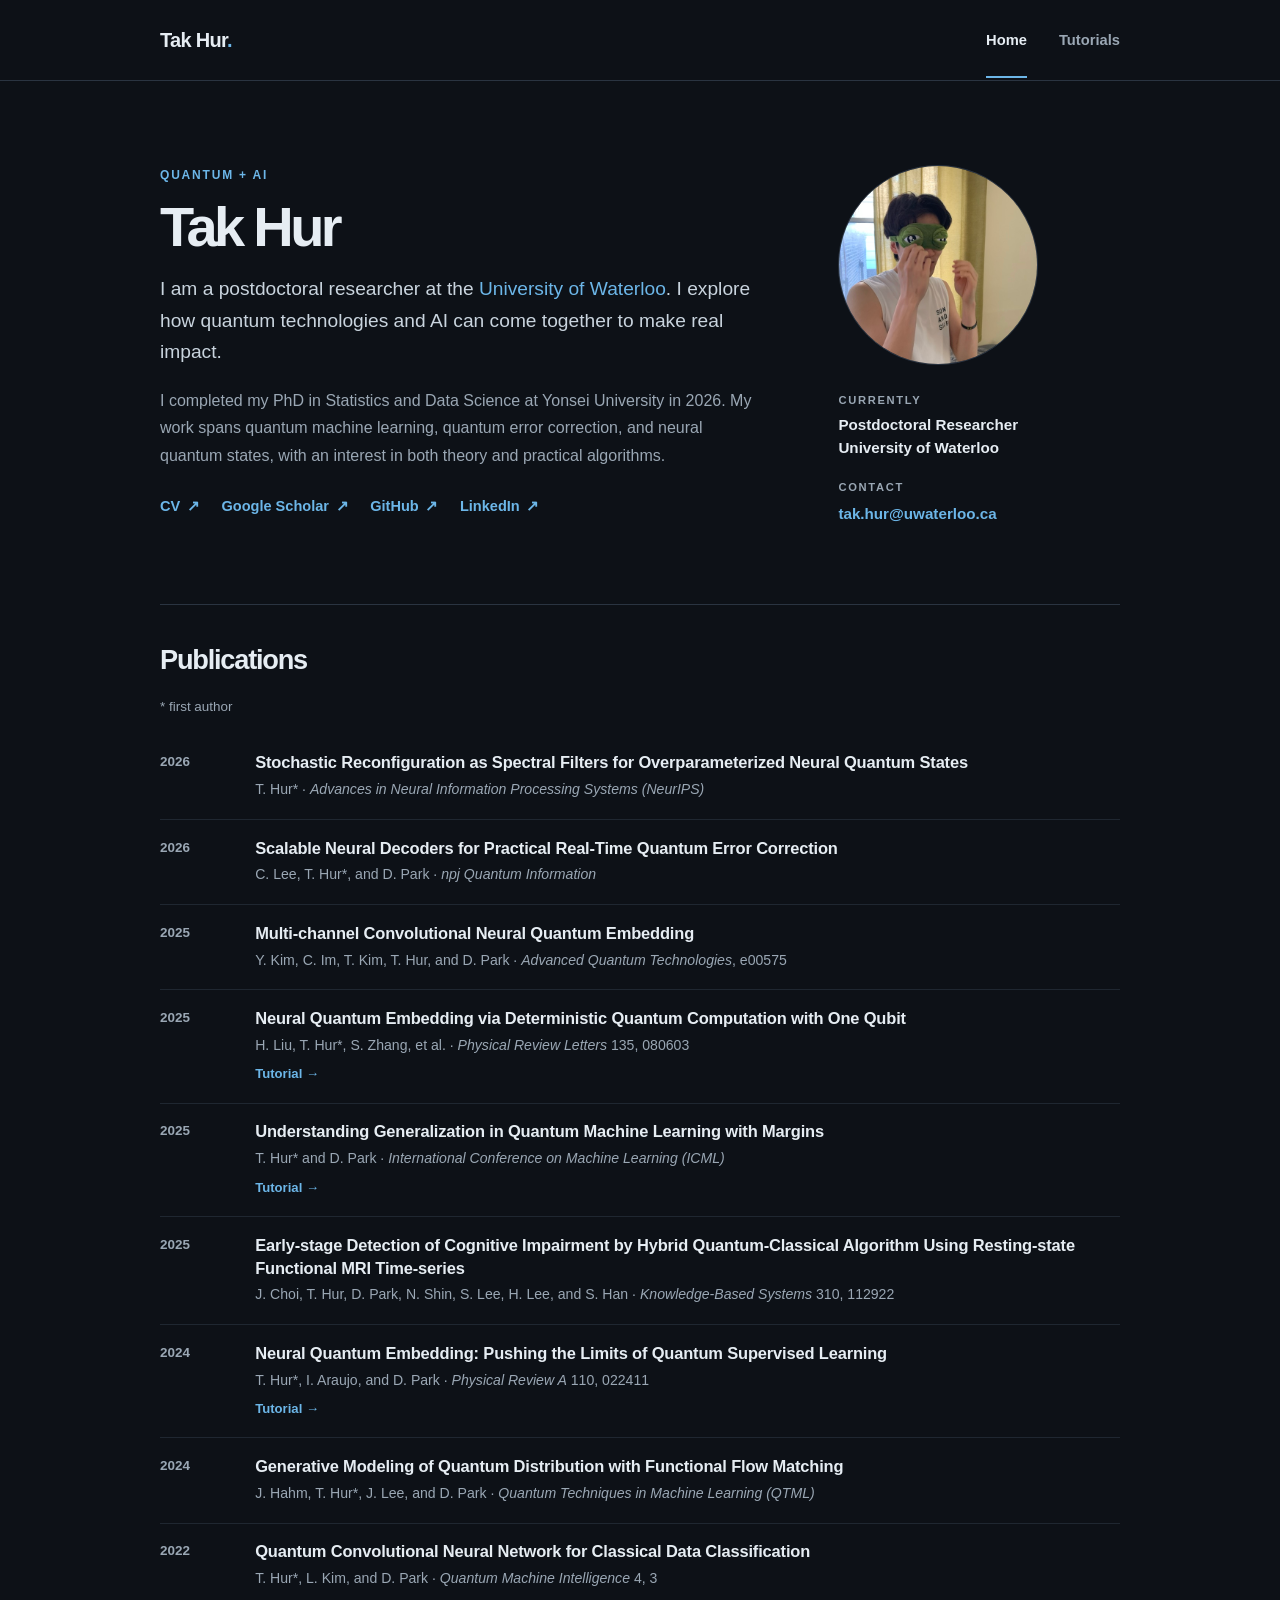
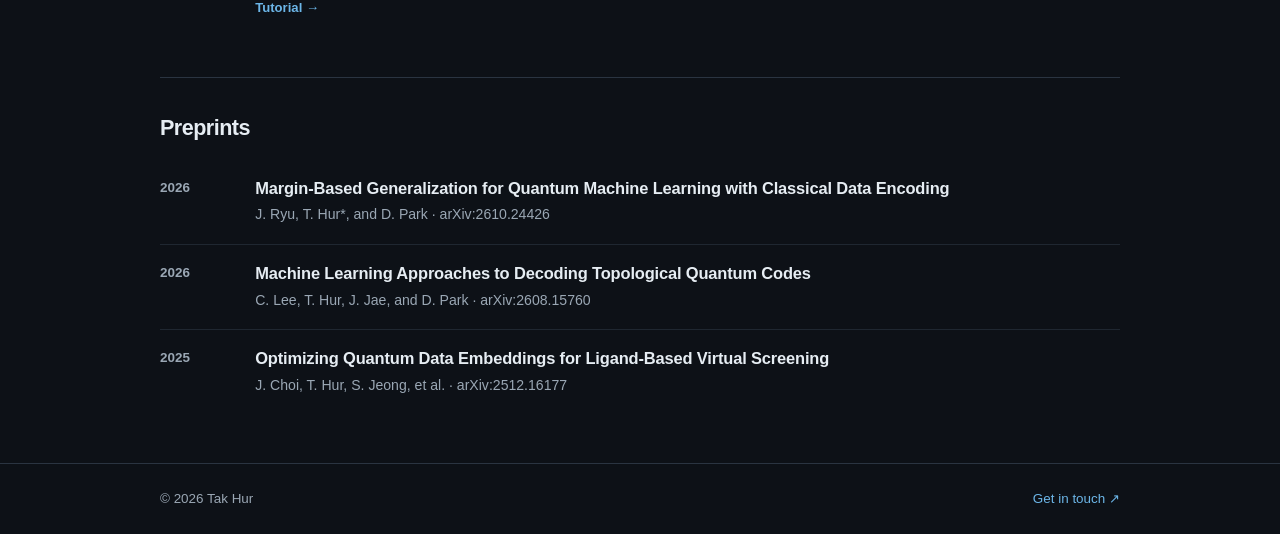
<file: index.html>
<!doctype html>
<html lang="en">
<head>
  <meta charset="utf-8">
  <meta name="viewport" content="width=device-width, initial-scale=1">
  <meta name="description" content="Tak Hur is a postdoctoral researcher at the University of Waterloo working on quantum machine learning, quantum error correction, and neural quantum states.">
  <title>Tak Hur · Research</title>
  <link rel="stylesheet" href="assets/css/site.css">
</head>
<body>
  <a class="skip-link" href="#main">Skip to content</a>
  <header class="site-header">
    <div class="wrap header-inner">
      <a class="wordmark" href="index.html">Tak Hur<span class="wordmark-dot">.</span></a>
      <nav class="site-nav" aria-label="Main navigation">
        <a href="index.html" aria-current="page">Home</a>
        <a href="tutorials.html">Tutorials</a>
      </nav>
    </div>
  </header>

  <main id="main" class="wrap">
    <section class="intro" aria-labelledby="intro-title">
      <div class="intro-main">
        <p class="eyebrow">Quantum + AI</p>
        <h1 id="intro-title">Tak Hur</h1>
        <p class="lead">I am a postdoctoral researcher at the <a href="https://uwaterloo.ca/">University of Waterloo</a>. I explore how quantum technologies and AI can come together to make real impact.</p>
        <p>I completed my PhD in Statistics and Data Science at Yonsei University in 2026. My work spans quantum machine learning, quantum error correction, and neural quantum states, with an interest in both theory and practical algorithms.</p>
        <div class="profile-links" aria-label="Profiles and contact">
          <a href="Tak_CV.pdf">CV <span aria-hidden="true">↗</span></a>
          <a href="https://scholar.google.com/citations?user=xmXOhusAAAAJ&amp;hl=en">Google Scholar <span aria-hidden="true">↗</span></a>
          <a href="https://github.com/takh04">GitHub <span aria-hidden="true">↗</span></a>
          <a href="https://www.linkedin.com/in/tak-hur-956042188/">LinkedIn <span aria-hidden="true">↗</span></a>
        </div>
      </div>
      <aside class="intro-side" aria-label="Current position and contact">
        <img class="profile-photo" src="images/tak-web.jpg" alt="Portrait of Tak Hur" onerror="this.remove()">
        <div class="contact-card">
        <p class="card-label">Currently</p>
        <p class="card-value">Postdoctoral Researcher<br>University of Waterloo</p>
        <p class="card-label">Contact</p>
        <a class="card-value email" href="mailto:tak.hur@uwaterloo.ca">tak.hur@uwaterloo.ca</a>
        </div>
      </aside>
    </section>

    <section class="section-block" id="publications" aria-labelledby="papers-title">
      <div class="section-heading"><h2 id="papers-title">Publications</h2></div>
      <p class="pub-note">* first author</p>
      <ol class="paper-list">
        <li><span class="paper-year">2026</span><div><h3><a href="https://arxiv.org/abs/2609.23334">Stochastic Reconfiguration as Spectral Filters for Overparameterized Neural Quantum States</a></h3><p>T. Hur* · <em>Advances in Neural Information Processing Systems (NeurIPS)</em></p></div></li>
        <li><span class="paper-year">2026</span><div><h3><a href="https://arxiv.org/abs/2510.22724">Scalable Neural Decoders for Practical Real-Time Quantum Error Correction</a></h3><p>C. Lee, T. Hur*, and D. Park · <em>npj Quantum Information</em></p></div></li>
        <li><span class="paper-year">2025</span><div><h3><a href="https://advanced.onlinelibrary.wiley.com/doi/full/10.1002/qute.202500575">Multi-channel Convolutional Neural Quantum Embedding</a></h3><p>Y. Kim, C. Im, T. Kim, T. Hur, and D. Park · <em>Advanced Quantum Technologies</em>, e00575</p></div></li>
        <li><span class="paper-year">2025</span><div><h3><a href="https://journals.aps.org/prl/abstract/10.1103/y8wr-yml4">Neural Quantum Embedding via Deterministic Quantum Computation with One Qubit</a></h3><p>H. Liu, T. Hur*, S. Zhang, et al. · <em>Physical Review Letters</em> 135, 080603</p><div class="paper-actions"><a href="tutorials/nqe-dqc1.html">Tutorial →</a></div></div></li>
        <li><span class="paper-year">2025</span><div><h3><a href="https://proceedings.mlr.press/v267/hur25a.html">Understanding Generalization in Quantum Machine Learning with Margins</a></h3><p>T. Hur* and D. Park · <em>International Conference on Machine Learning (ICML)</em></p><div class="paper-actions"><a href="tutorials/qmargin.html">Tutorial →</a></div></div></li>
        <li><span class="paper-year">2025</span><div><h3><a href="https://arxiv.org/abs/2405.01554">Early-stage Detection of Cognitive Impairment by Hybrid Quantum-Classical Algorithm Using Resting-state Functional MRI Time-series</a></h3><p>J. Choi, T. Hur, D. Park, N. Shin, S. Lee, H. Lee, and S. Han · <em>Knowledge-Based Systems</em> 310, 112922</p></div></li>
        <li><span class="paper-year">2024</span><div><h3><a href="https://doi.org/10.1103/PhysRevA.110.022411">Neural Quantum Embedding: Pushing the Limits of Quantum Supervised Learning</a></h3><p>T. Hur*, I. Araujo, and D. Park · <em>Physical Review A</em> 110, 022411</p><div class="paper-actions"><a href="tutorials/nqe.html">Tutorial →</a></div></div></li>
        <li><span class="paper-year">2024</span><div><h3><a href="https://indico.qtml2024.org/event/1/contributions/132/attachments/133/138/QFM_QTML.pdf">Generative Modeling of Quantum Distribution with Functional Flow Matching</a></h3><p>J. Hahm, T. Hur*, J. Lee, and D. Park · <em>Quantum Techniques in Machine Learning (QTML)</em></p></div></li>
        <li><span class="paper-year">2022</span><div><h3><a href="https://link.springer.com/article/10.1007/s42484-021-00061-x">Quantum Convolutional Neural Network for Classical Data Classification</a></h3><p>T. Hur*, L. Kim, and D. Park · <em>Quantum Machine Intelligence</em> 4, 3</p><div class="paper-actions"><a href="tutorials/qcnn.html">Tutorial →</a></div></div></li>
      </ol>
      <section aria-labelledby="preprints-title">
        <h3 class="paper-subheading" id="preprints-title">Preprints</h3>
        <ol class="paper-list">
          <li><span class="paper-year">2026</span><div><h3><a href="https://arxiv.org/abs/2610.24426">Margin-Based Generalization for Quantum Machine Learning with Classical Data Encoding</a></h3><p>J. Ryu, T. Hur*, and D. Park · arXiv:2610.24426</p></div></li>
          <li><span class="paper-year">2026</span><div><h3><a href="https://arxiv.org/abs/2608.15760">Machine Learning Approaches to Decoding Topological Quantum Codes</a></h3><p>C. Lee, T. Hur, J. Jae, and D. Park · arXiv:2608.15760</p></div></li>
          <li><span class="paper-year">2025</span><div><h3><a href="https://arxiv.org/abs/2512.16177">Optimizing Quantum Data Embeddings for Ligand-Based Virtual Screening</a></h3><p>J. Choi, T. Hur, S. Jeong, et al. · arXiv:2512.16177</p></div></li>
        </ol>
      </section>
    </section>
  </main>

  <footer class="site-footer"><div class="wrap footer-inner"><span>© 2026 Tak Hur</span><a href="mailto:tak.hur@uwaterloo.ca">Get in touch <span aria-hidden="true">↗</span></a></div></footer>
</body>
</html>
</file>
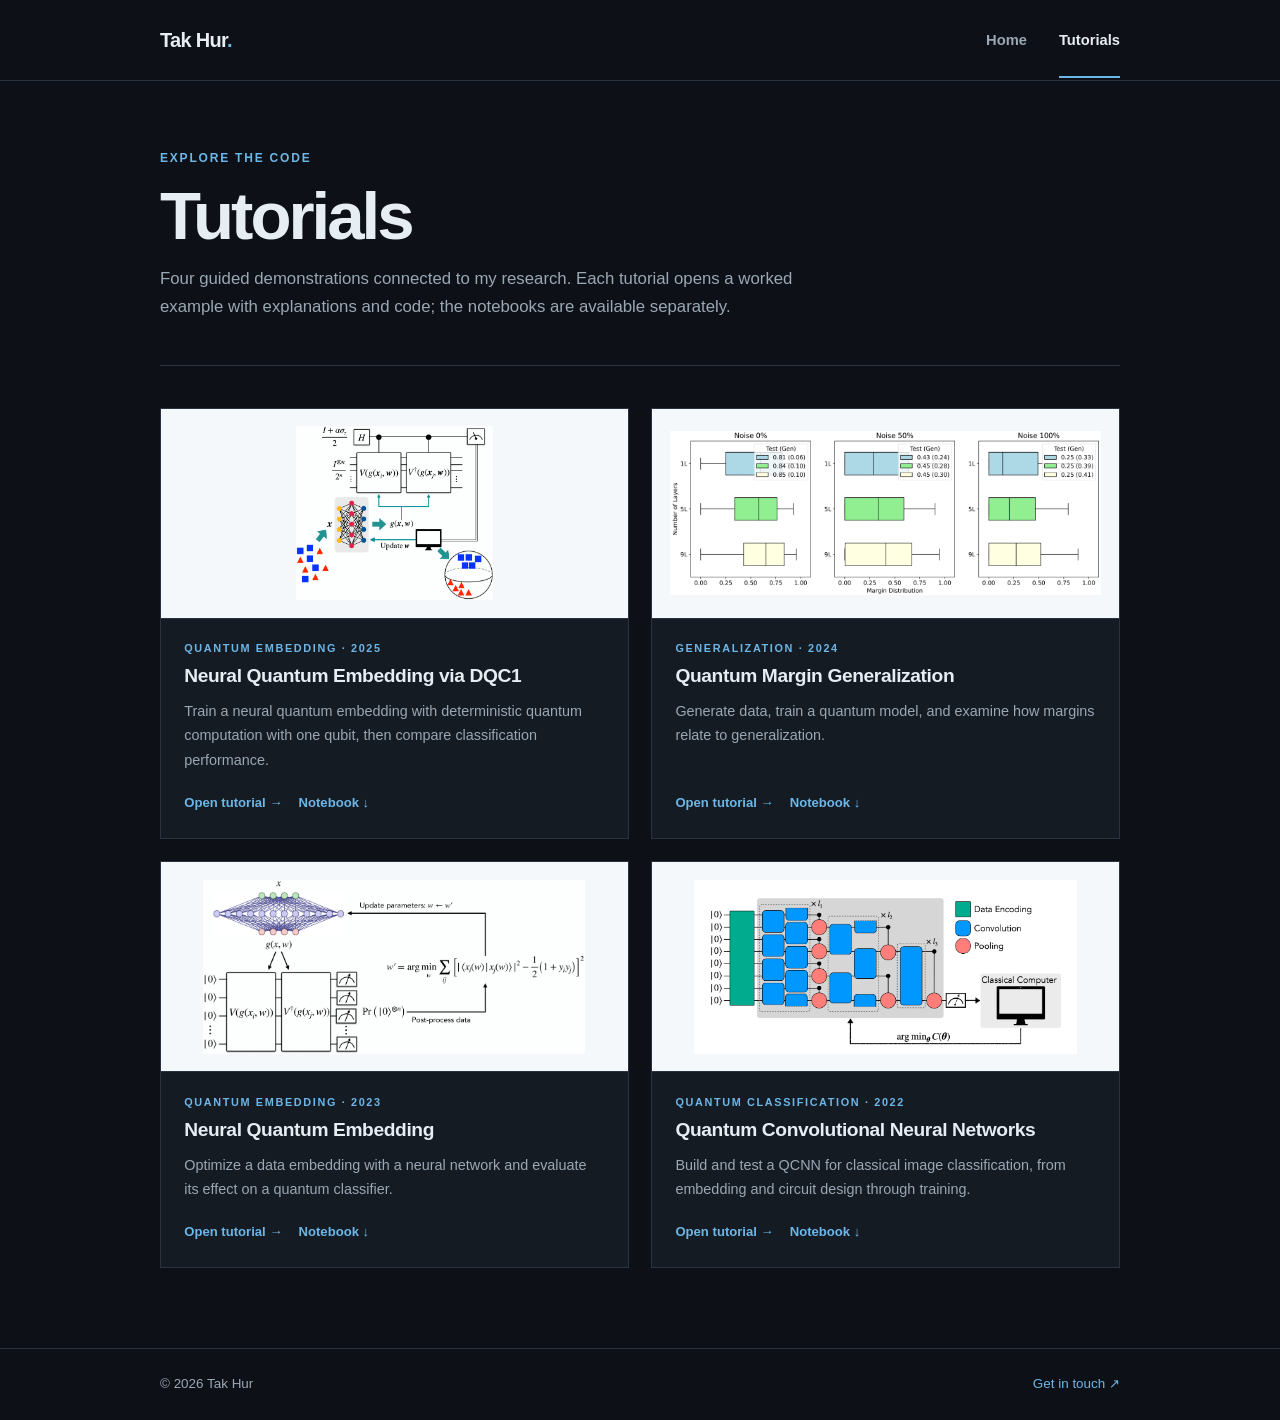
<file: tutorials.html>
<!doctype html>
<html lang="en">
<head>
  <meta charset="utf-8">
  <meta name="viewport" content="width=device-width, initial-scale=1">
  <meta name="description" content="Hands-on quantum machine learning tutorials and notebooks by Tak Hur.">
  <title>Tutorials · Tak Hur</title>
  <link rel="stylesheet" href="assets/css/site.css">
</head>
<body>
  <a class="skip-link" href="#main">Skip to content</a>
  <header class="site-header"><div class="wrap header-inner"><a class="wordmark" href="index.html">Tak Hur<span class="wordmark-dot">.</span></a><nav class="site-nav" aria-label="Main navigation"><a href="index.html">Home</a><a href="tutorials.html" aria-current="page">Tutorials</a></nav></div></header>
  <main id="main" class="wrap">
    <div class="page-heading"><p class="eyebrow">Explore the code</p><h1>Tutorials</h1><p>Four guided demonstrations connected to my research. Each tutorial opens a worked example with explanations and code; the notebooks are available separately.</p></div>
    <div class="tutorial-grid">
      <article class="tutorial-card"><img src="tutorials/nqe-dqc1.png" alt="Schematic of a neural quantum embedding circuit using DQC1" loading="lazy"><div class="tutorial-card-content"><p class="eyebrow">Quantum embedding · 2025</p><h2><a href="tutorials/nqe-dqc1.html">Neural Quantum Embedding via DQC1</a></h2><p>Train a neural quantum embedding with deterministic quantum computation with one qubit, then compare classification performance.</p><div class="paper-actions"><a href="tutorials/nqe-dqc1.html">Open tutorial →</a><a href="tutorials/nqe-dqc1.ipynb">Notebook ↓</a></div></div></article>
      <article class="tutorial-card"><img src="tutorials/qmargin.png" alt="Plot illustrating margin-based quantum machine learning" loading="lazy"><div class="tutorial-card-content"><p class="eyebrow">Generalization · 2024</p><h2><a href="tutorials/qmargin.html">Quantum Margin Generalization</a></h2><p>Generate data, train a quantum model, and examine how margins relate to generalization.</p><div class="paper-actions"><a href="tutorials/qmargin.html">Open tutorial →</a><a href="tutorials/qmargin.ipynb">Notebook ↓</a></div></div></article>
      <article class="tutorial-card"><img src="tutorials/nqe.png" alt="Diagram of neural quantum embedding for a classification task" loading="lazy"><div class="tutorial-card-content"><p class="eyebrow">Quantum embedding · 2023</p><h2><a href="tutorials/nqe.html">Neural Quantum Embedding</a></h2><p>Optimize a data embedding with a neural network and evaluate its effect on a quantum classifier.</p><div class="paper-actions"><a href="tutorials/nqe.html">Open tutorial →</a><a href="tutorials/nqe.ipynb">Notebook ↓</a></div></div></article>
      <article class="tutorial-card"><img src="tutorials/qcnn.png" alt="Quantum convolutional neural network circuit illustration" loading="lazy"><div class="tutorial-card-content"><p class="eyebrow">Quantum classification · 2022</p><h2><a href="tutorials/qcnn.html">Quantum Convolutional Neural Networks</a></h2><p>Build and test a QCNN for classical image classification, from embedding and circuit design through training.</p><div class="paper-actions"><a href="tutorials/qcnn.html">Open tutorial →</a><a href="tutorials/qcnn.ipynb">Notebook ↓</a></div></div></article>
    </div>
  </main>
  <footer class="site-footer"><div class="wrap footer-inner"><span>© 2026 Tak Hur</span><a href="mailto:tak.hur@uwaterloo.ca">Get in touch <span aria-hidden="true">↗</span></a></div></footer>
</body>
</html>
</file>
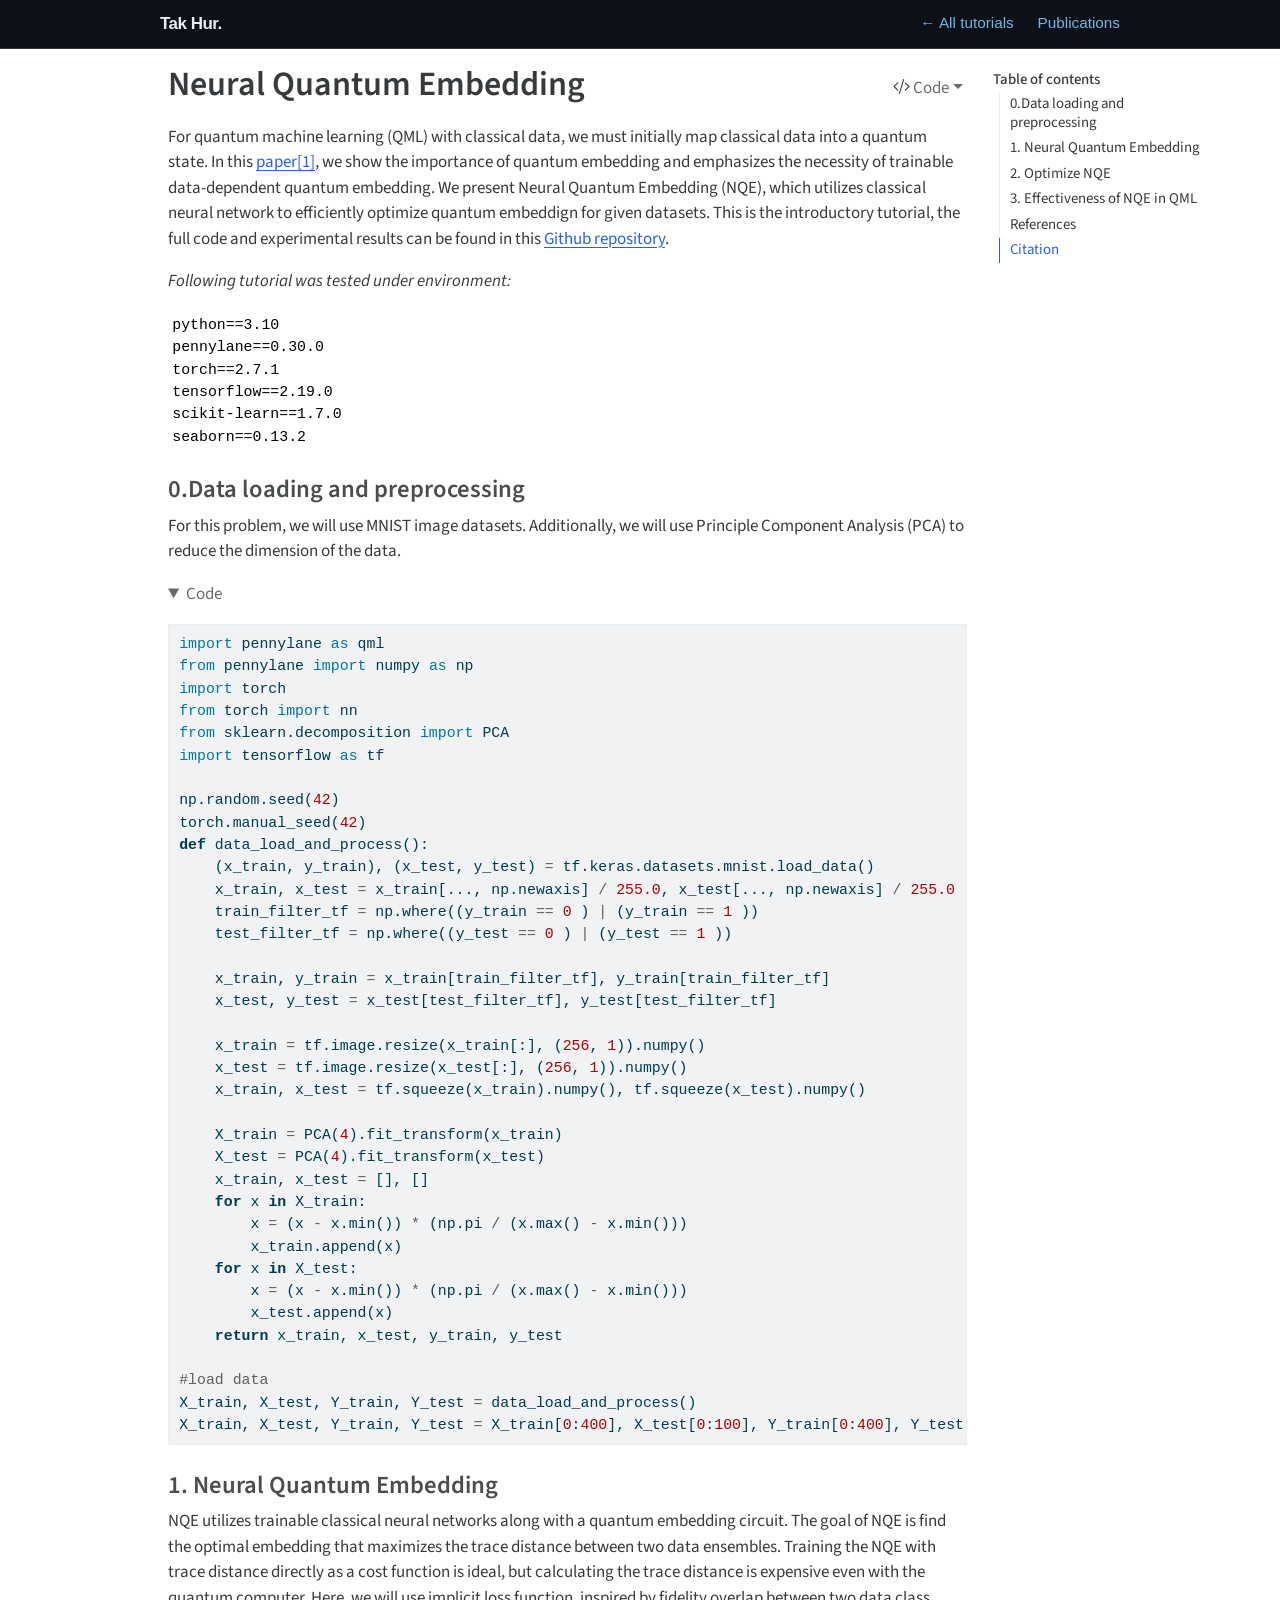
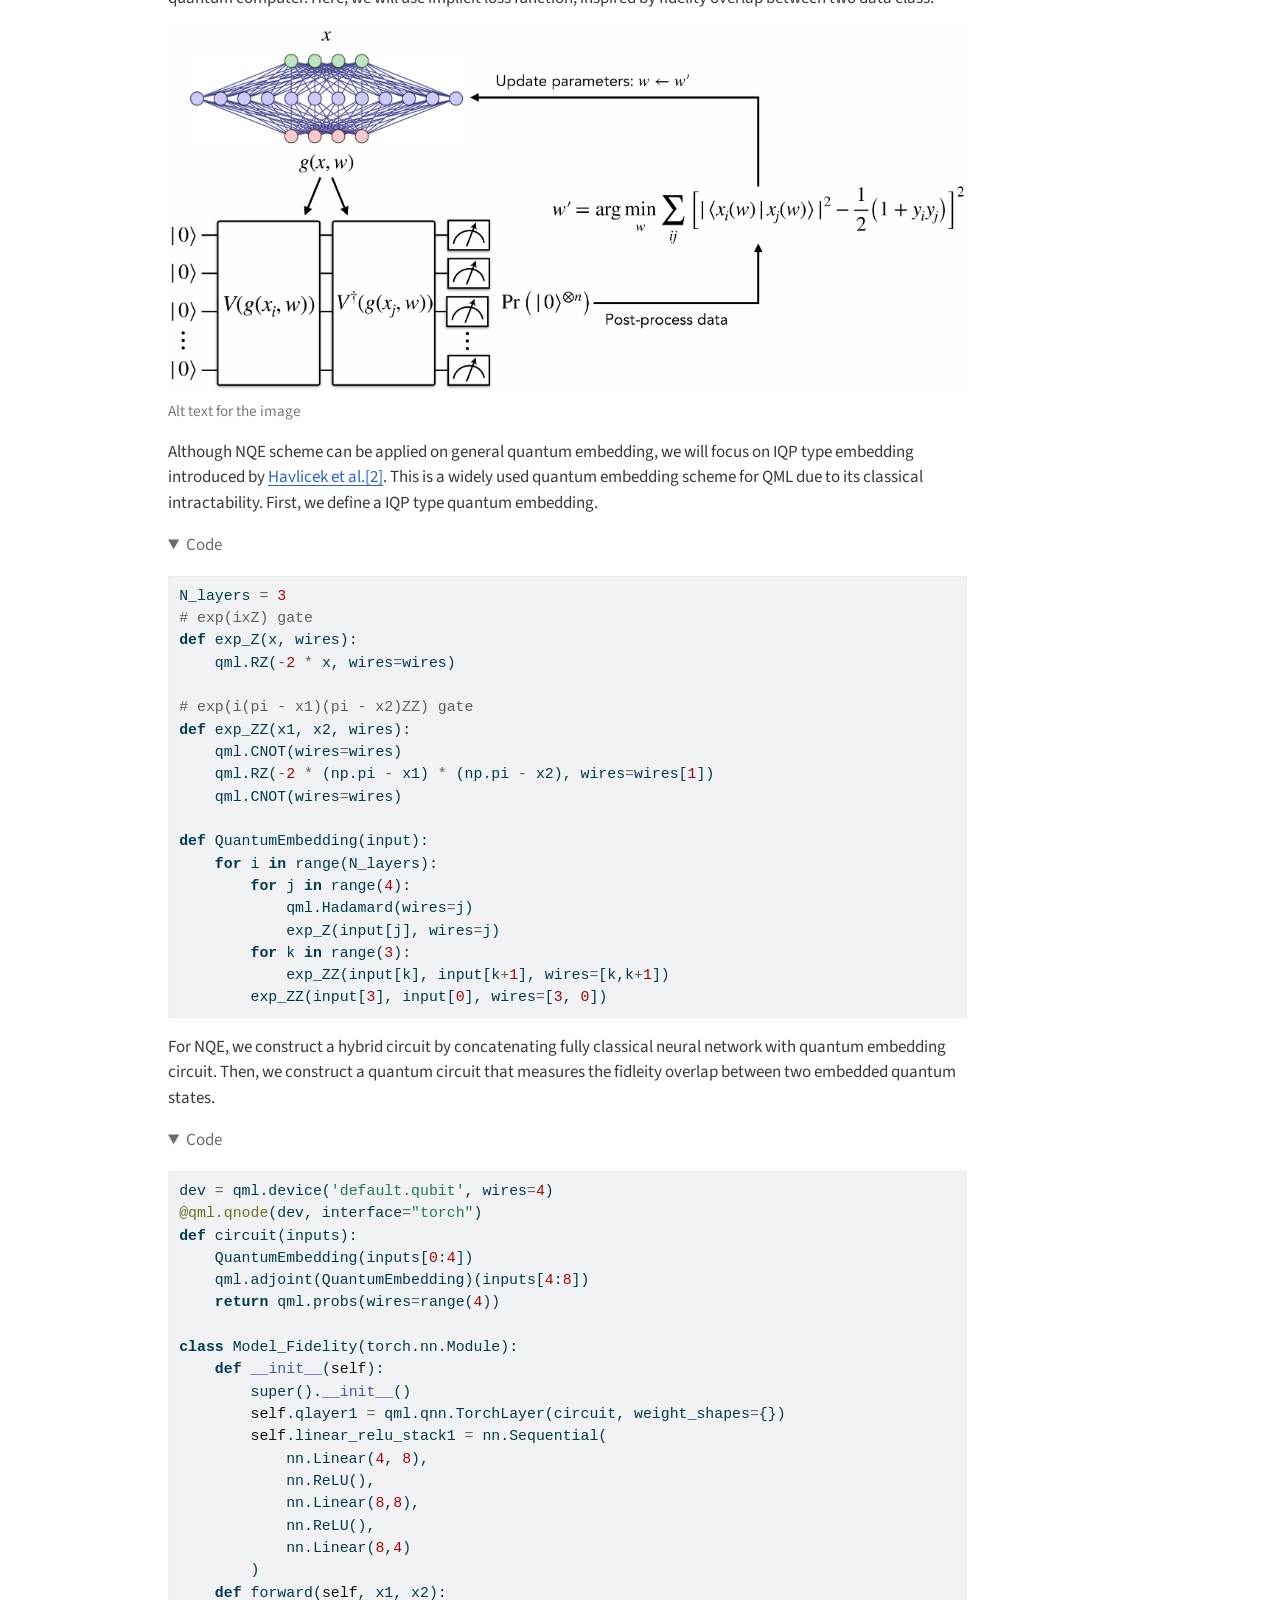
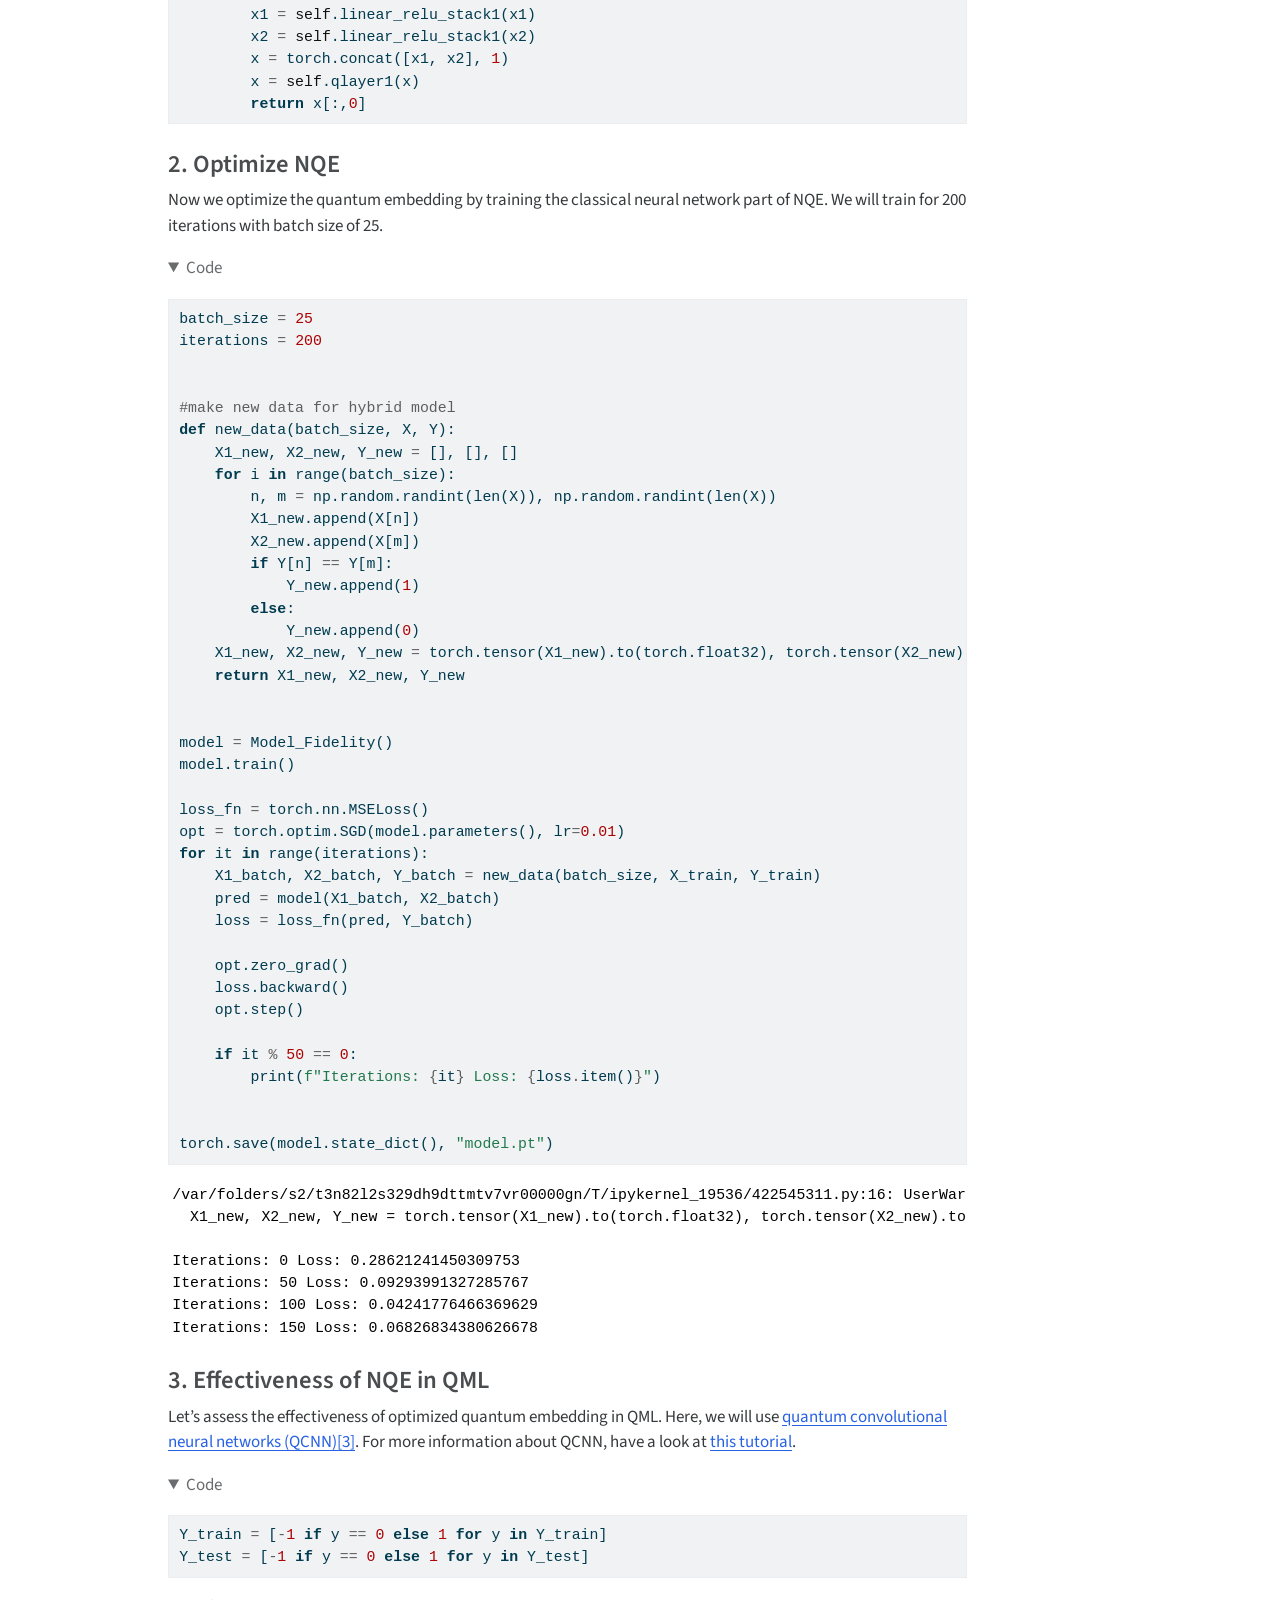
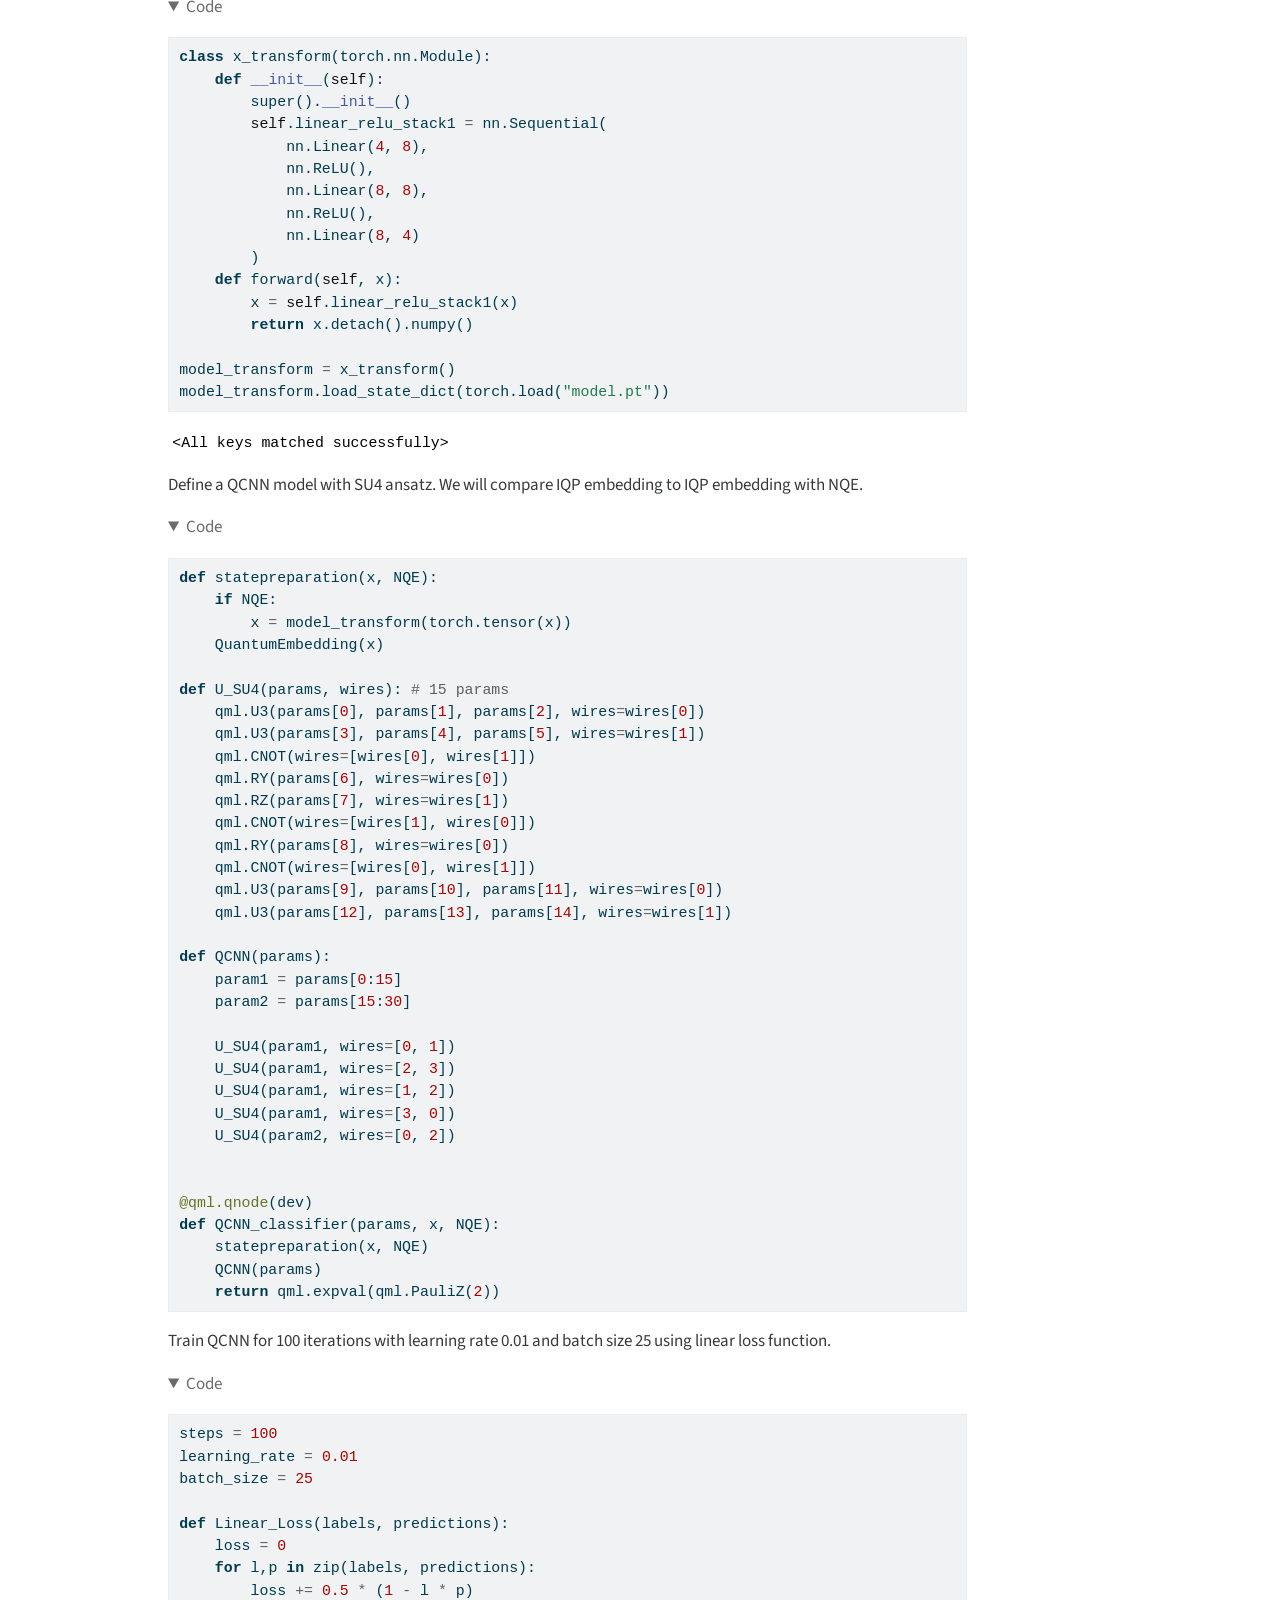
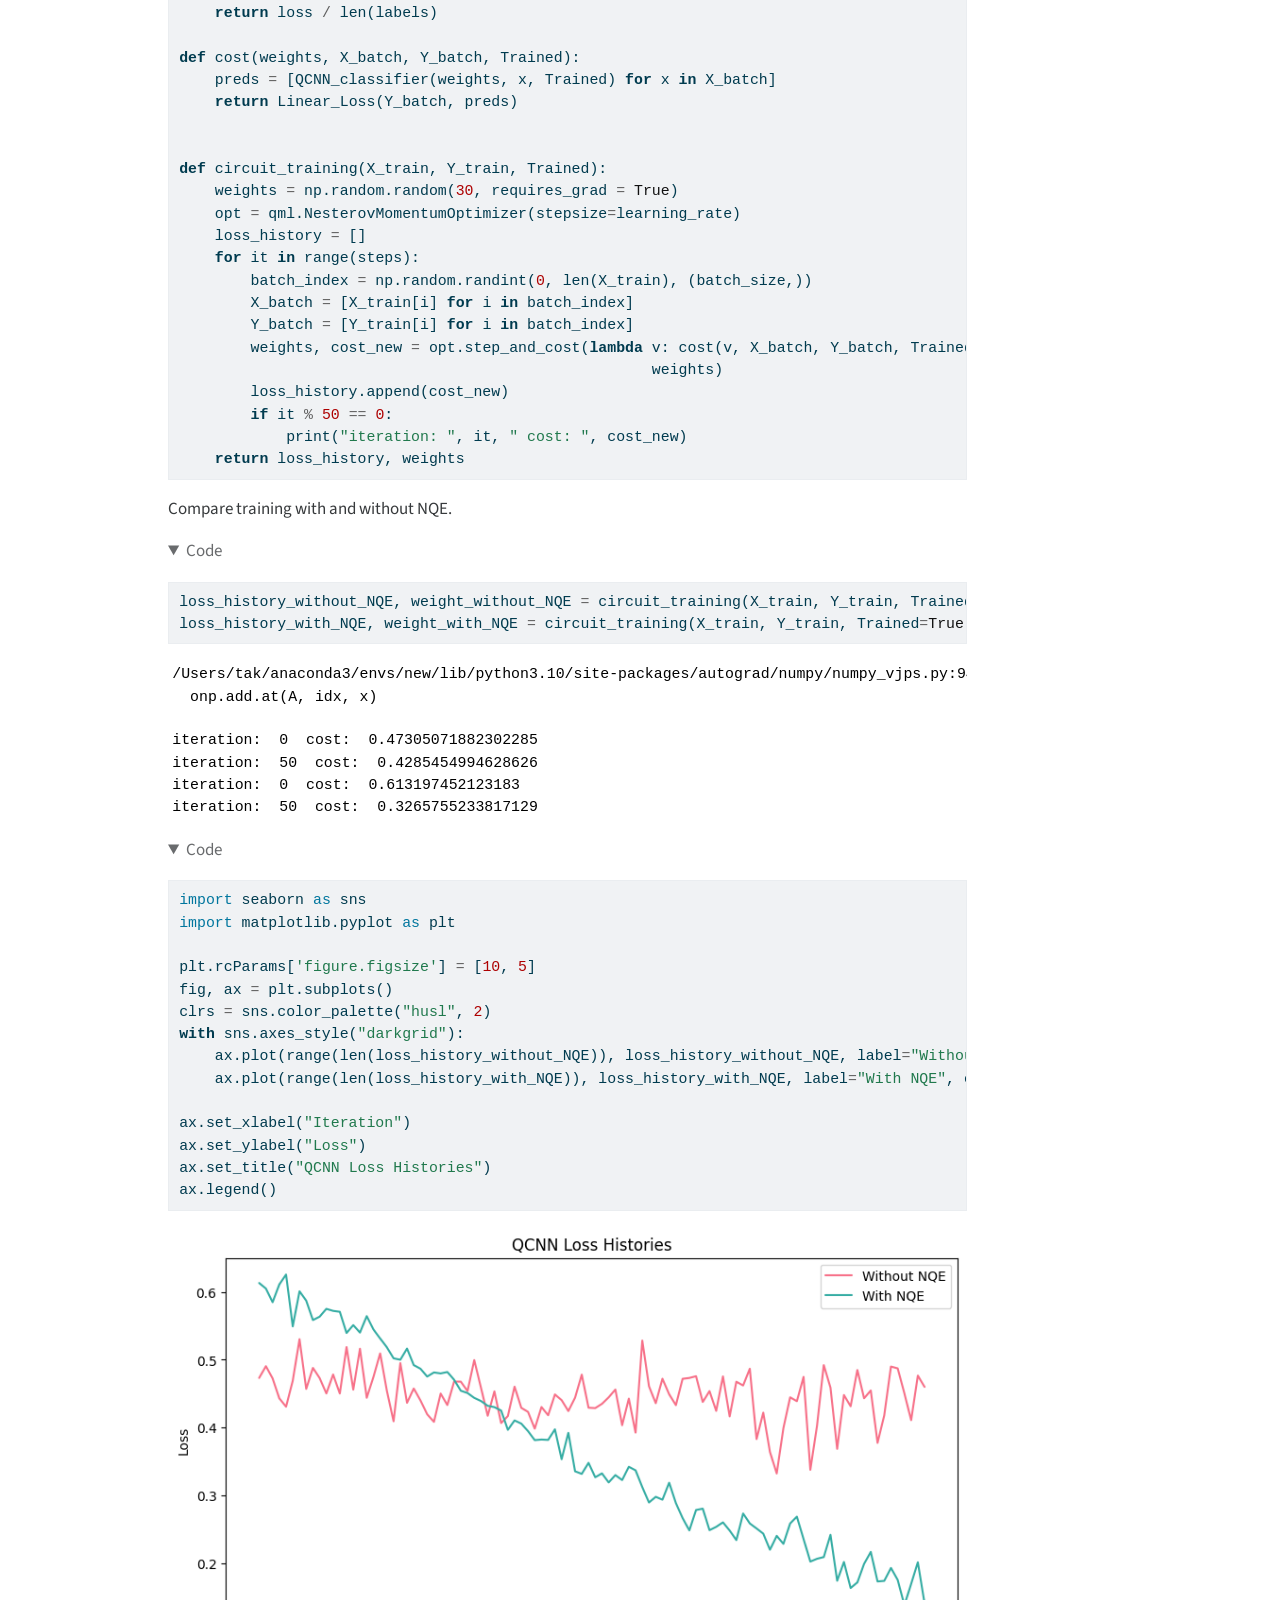
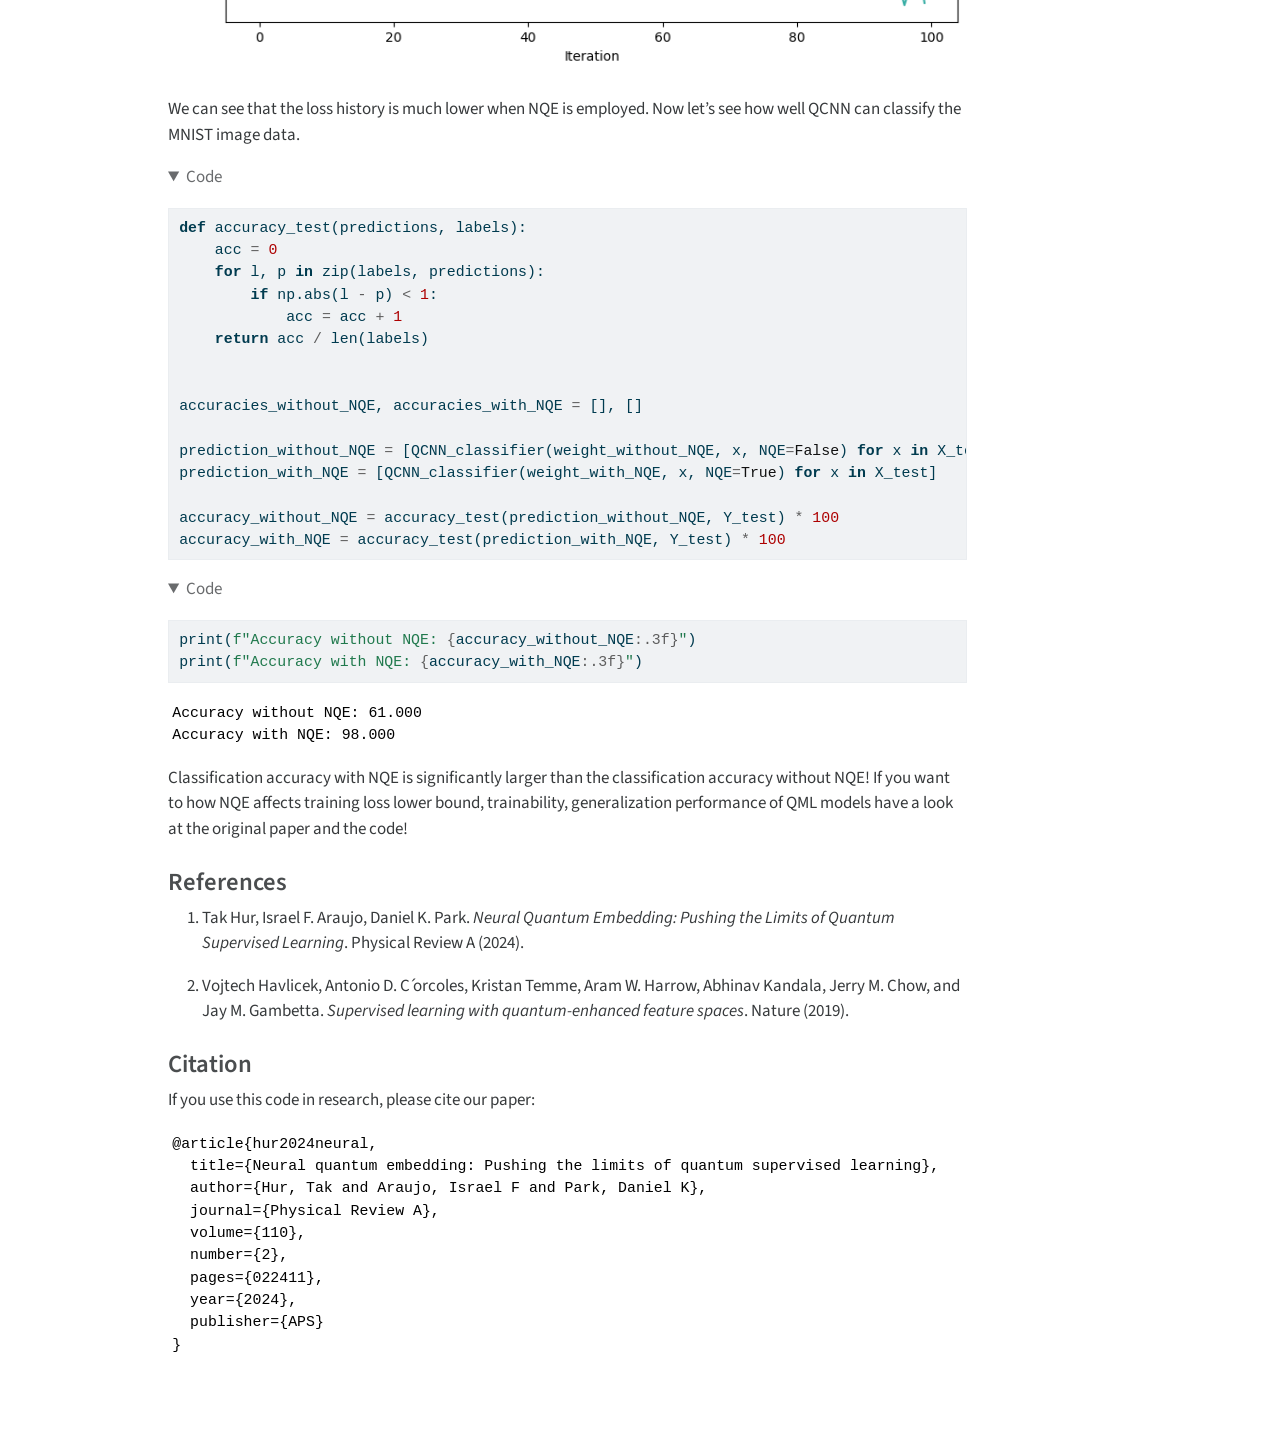
<file: tutorials/nqe.html>
<!DOCTYPE html>
<html xmlns="http://www.w3.org/1999/xhtml" lang="en" xml:lang="en"><head>

<meta charset="utf-8">
<meta name="generator" content="quarto-1.7.32">

<meta name="viewport" content="width=device-width, initial-scale=1.0, user-scalable=yes">


<title>Neural Quantum Embedding</title>
<style>
code{white-space: pre-wrap;}
span.smallcaps{font-variant: small-caps;}
div.columns{display: flex; gap: min(4vw, 1.5em);}
div.column{flex: auto; overflow-x: auto;}
div.hanging-indent{margin-left: 1.5em; text-indent: -1.5em;}
ul.task-list{list-style: none;}
ul.task-list li input[type="checkbox"] {
  width: 0.8em;
  margin: 0 0.8em 0.2em -1em; /* quarto-specific, see https://github.com/quarto-dev/quarto-cli/issues/4556 */ 
  vertical-align: middle;
}
/* CSS for syntax highlighting */
html { -webkit-text-size-adjust: 100%; }
pre > code.sourceCode { white-space: pre; position: relative; }
pre > code.sourceCode > span { display: inline-block; line-height: 1.25; }
pre > code.sourceCode > span:empty { height: 1.2em; }
.sourceCode { overflow: visible; }
code.sourceCode > span { color: inherit; text-decoration: inherit; }
div.sourceCode { margin: 1em 0; }
pre.sourceCode { margin: 0; }
@media screen {
div.sourceCode { overflow: auto; }
}
@media print {
pre > code.sourceCode { white-space: pre-wrap; }
pre > code.sourceCode > span { text-indent: -5em; padding-left: 5em; }
}
pre.numberSource code
  { counter-reset: source-line 0; }
pre.numberSource code > span
  { position: relative; left: -4em; counter-increment: source-line; }
pre.numberSource code > span > a:first-child::before
  { content: counter(source-line);
    position: relative; left: -1em; text-align: right; vertical-align: baseline;
    border: none; display: inline-block;
    -webkit-touch-callout: none; -webkit-user-select: none;
    -khtml-user-select: none; -moz-user-select: none;
    -ms-user-select: none; user-select: none;
    padding: 0 4px; width: 4em;
  }
pre.numberSource { margin-left: 3em;  padding-left: 4px; }
div.sourceCode
  {   }
@media screen {
pre > code.sourceCode > span > a:first-child::before { text-decoration: underline; }
}
</style>


<script src="nqe_files/libs/clipboard/clipboard.min.js"></script>
<script src="nqe_files/libs/quarto-html/quarto.js" type="module"></script>
<script src="nqe_files/libs/quarto-html/tabsets/tabsets.js" type="module"></script>
<script src="nqe_files/libs/quarto-html/popper.min.js"></script>
<script src="nqe_files/libs/quarto-html/tippy.umd.min.js"></script>
<script src="nqe_files/libs/quarto-html/anchor.min.js"></script>
<link href="nqe_files/libs/quarto-html/tippy.css" rel="stylesheet">
<link href="nqe_files/libs/quarto-html/quarto-syntax-highlighting-37eea08aefeeee20ff55810ff984fec1.css" rel="stylesheet" id="quarto-text-highlighting-styles">
<script src="nqe_files/libs/bootstrap/bootstrap.min.js"></script>
<link href="nqe_files/libs/bootstrap/bootstrap-icons.css" rel="stylesheet">
<link href="nqe_files/libs/bootstrap/bootstrap-8a894fcc3cb5e37eb5bf30def131be2f.min.css" rel="stylesheet" append-hash="true" id="quarto-bootstrap" data-mode="light">


<link rel="stylesheet" href="../assets/css/tutorial-nav.css">
</head>

<body class="quarto-light">
<nav class="tutorial-site-nav" aria-label="Site navigation"><a class="tutorial-site-name" href="../index.html">Tak Hur.</a><div class="tutorial-site-links"><a href="../tutorials.html">← All tutorials</a><a href="../index.html#publications">Publications</a></div></nav>

<div id="quarto-content" class="page-columns page-rows-contents page-layout-article">
<div id="quarto-margin-sidebar" class="sidebar margin-sidebar">
  <nav id="TOC" role="doc-toc" class="toc-active">
    <h2 id="toc-title">Table of contents</h2>
   
  <ul>
  <li><a href="#data-loading-and-preprocessing" id="toc-data-loading-and-preprocessing" class="nav-link active" data-scroll-target="#data-loading-and-preprocessing">0.Data loading and preprocessing</a></li>
  <li><a href="#neural-quantum-embedding" id="toc-neural-quantum-embedding" class="nav-link" data-scroll-target="#neural-quantum-embedding">1. Neural Quantum Embedding</a></li>
  <li><a href="#optimize-nqe" id="toc-optimize-nqe" class="nav-link" data-scroll-target="#optimize-nqe">2. Optimize NQE</a></li>
  <li><a href="#effectiveness-of-nqe-in-qml" id="toc-effectiveness-of-nqe-in-qml" class="nav-link" data-scroll-target="#effectiveness-of-nqe-in-qml">3. Effectiveness of NQE in QML</a></li>
  <li><a href="#references" id="toc-references" class="nav-link" data-scroll-target="#references">References</a></li>
  <li><a href="#citation" id="toc-citation" class="nav-link" data-scroll-target="#citation">Citation</a></li>
  </ul>
</nav>
</div>
<main class="content" id="quarto-document-content">

<header id="title-block-header" class="quarto-title-block default">
<div class="quarto-title">
<div class="quarto-title-block"><div><h1 class="title">Neural Quantum Embedding</h1><button type="button" class="btn code-tools-button dropdown-toggle" id="quarto-code-tools-menu" data-bs-toggle="dropdown" aria-expanded="false"><i class="bi"></i> Code</button><ul class="dropdown-menu dropdown-menu-end" aria-labelelledby="quarto-code-tools-menu"><li><a id="quarto-show-all-code" class="dropdown-item" href="javascript:void(0)" role="button">Show All Code</a></li><li><a id="quarto-hide-all-code" class="dropdown-item" href="javascript:void(0)" role="button">Hide All Code</a></li></ul></div></div>
</div>



<div class="quarto-title-meta">

    
  
    
  </div>
  


</header>


<p>For quantum machine learning (QML) with classical data, we must initially map classical data into a quantum state. In this <a href="https://arxiv.org/abs/2311.11412">paper[1]</a>, we show the importance of quantum embedding and emphasizes the necessity of trainable data-dependent quantum embedding. We present Neural Quantum Embedding (NQE), which utilizes classical neural network to efficiently optimize quantum embeddign for given datasets. This is the introductory tutorial, the full code and experimental results can be found in this <a href="https://github.com/takh04/neural-quantum-embedding">Github repository</a>.</p>
<p><em>Following tutorial was tested under environment:</em></p>
<pre><code>python==3.10
pennylane==0.30.0
torch==2.7.1
tensorflow==2.19.0
scikit-learn==1.7.0
seaborn==0.13.2</code></pre>
<section id="data-loading-and-preprocessing" class="level3">
<h3 class="anchored" data-anchor-id="data-loading-and-preprocessing">0.Data loading and preprocessing</h3>
<p>For this problem, we will use MNIST image datasets. Additionally, we will use Principle Component Analysis (PCA) to reduce the dimension of the data.</p>
<div id="e4e58164-c663-4858-97b0-bdf973848f55" class="cell" data-execution_count="1">
<details open="" class="code-fold">
<summary>Code</summary>
<div class="sourceCode cell-code" id="cb2"><pre class="sourceCode python code-with-copy"><code class="sourceCode python"><span id="cb2-1"><a href="#cb2-1" aria-hidden="true" tabindex="-1"></a><span class="im">import</span> pennylane <span class="im">as</span> qml</span>
<span id="cb2-2"><a href="#cb2-2" aria-hidden="true" tabindex="-1"></a><span class="im">from</span> pennylane <span class="im">import</span> numpy <span class="im">as</span> np</span>
<span id="cb2-3"><a href="#cb2-3" aria-hidden="true" tabindex="-1"></a><span class="im">import</span> torch</span>
<span id="cb2-4"><a href="#cb2-4" aria-hidden="true" tabindex="-1"></a><span class="im">from</span> torch <span class="im">import</span> nn</span>
<span id="cb2-5"><a href="#cb2-5" aria-hidden="true" tabindex="-1"></a><span class="im">from</span> sklearn.decomposition <span class="im">import</span> PCA</span>
<span id="cb2-6"><a href="#cb2-6" aria-hidden="true" tabindex="-1"></a><span class="im">import</span> tensorflow <span class="im">as</span> tf</span>
<span id="cb2-7"><a href="#cb2-7" aria-hidden="true" tabindex="-1"></a></span>
<span id="cb2-8"><a href="#cb2-8" aria-hidden="true" tabindex="-1"></a>np.random.seed(<span class="dv">42</span>)</span>
<span id="cb2-9"><a href="#cb2-9" aria-hidden="true" tabindex="-1"></a>torch.manual_seed(<span class="dv">42</span>)</span>
<span id="cb2-10"><a href="#cb2-10" aria-hidden="true" tabindex="-1"></a><span class="kw">def</span> data_load_and_process():</span>
<span id="cb2-11"><a href="#cb2-11" aria-hidden="true" tabindex="-1"></a>    (x_train, y_train), (x_test, y_test) <span class="op">=</span> tf.keras.datasets.mnist.load_data()</span>
<span id="cb2-12"><a href="#cb2-12" aria-hidden="true" tabindex="-1"></a>    x_train, x_test <span class="op">=</span> x_train[..., np.newaxis] <span class="op">/</span> <span class="fl">255.0</span>, x_test[..., np.newaxis] <span class="op">/</span> <span class="fl">255.0</span></span>
<span id="cb2-13"><a href="#cb2-13" aria-hidden="true" tabindex="-1"></a>    train_filter_tf <span class="op">=</span> np.where((y_train <span class="op">==</span> <span class="dv">0</span> ) <span class="op">|</span> (y_train <span class="op">==</span> <span class="dv">1</span> ))</span>
<span id="cb2-14"><a href="#cb2-14" aria-hidden="true" tabindex="-1"></a>    test_filter_tf <span class="op">=</span> np.where((y_test <span class="op">==</span> <span class="dv">0</span> ) <span class="op">|</span> (y_test <span class="op">==</span> <span class="dv">1</span> ))</span>
<span id="cb2-15"><a href="#cb2-15" aria-hidden="true" tabindex="-1"></a> </span>
<span id="cb2-16"><a href="#cb2-16" aria-hidden="true" tabindex="-1"></a>    x_train, y_train <span class="op">=</span> x_train[train_filter_tf], y_train[train_filter_tf]</span>
<span id="cb2-17"><a href="#cb2-17" aria-hidden="true" tabindex="-1"></a>    x_test, y_test <span class="op">=</span> x_test[test_filter_tf], y_test[test_filter_tf]</span>
<span id="cb2-18"><a href="#cb2-18" aria-hidden="true" tabindex="-1"></a></span>
<span id="cb2-19"><a href="#cb2-19" aria-hidden="true" tabindex="-1"></a>    x_train <span class="op">=</span> tf.image.resize(x_train[:], (<span class="dv">256</span>, <span class="dv">1</span>)).numpy()</span>
<span id="cb2-20"><a href="#cb2-20" aria-hidden="true" tabindex="-1"></a>    x_test <span class="op">=</span> tf.image.resize(x_test[:], (<span class="dv">256</span>, <span class="dv">1</span>)).numpy()</span>
<span id="cb2-21"><a href="#cb2-21" aria-hidden="true" tabindex="-1"></a>    x_train, x_test <span class="op">=</span> tf.squeeze(x_train).numpy(), tf.squeeze(x_test).numpy()</span>
<span id="cb2-22"><a href="#cb2-22" aria-hidden="true" tabindex="-1"></a>        </span>
<span id="cb2-23"><a href="#cb2-23" aria-hidden="true" tabindex="-1"></a>    X_train <span class="op">=</span> PCA(<span class="dv">4</span>).fit_transform(x_train)</span>
<span id="cb2-24"><a href="#cb2-24" aria-hidden="true" tabindex="-1"></a>    X_test <span class="op">=</span> PCA(<span class="dv">4</span>).fit_transform(x_test)</span>
<span id="cb2-25"><a href="#cb2-25" aria-hidden="true" tabindex="-1"></a>    x_train, x_test <span class="op">=</span> [], []</span>
<span id="cb2-26"><a href="#cb2-26" aria-hidden="true" tabindex="-1"></a>    <span class="cf">for</span> x <span class="kw">in</span> X_train:</span>
<span id="cb2-27"><a href="#cb2-27" aria-hidden="true" tabindex="-1"></a>        x <span class="op">=</span> (x <span class="op">-</span> x.<span class="bu">min</span>()) <span class="op">*</span> (np.pi <span class="op">/</span> (x.<span class="bu">max</span>() <span class="op">-</span> x.<span class="bu">min</span>()))</span>
<span id="cb2-28"><a href="#cb2-28" aria-hidden="true" tabindex="-1"></a>        x_train.append(x)</span>
<span id="cb2-29"><a href="#cb2-29" aria-hidden="true" tabindex="-1"></a>    <span class="cf">for</span> x <span class="kw">in</span> X_test:</span>
<span id="cb2-30"><a href="#cb2-30" aria-hidden="true" tabindex="-1"></a>        x <span class="op">=</span> (x <span class="op">-</span> x.<span class="bu">min</span>()) <span class="op">*</span> (np.pi <span class="op">/</span> (x.<span class="bu">max</span>() <span class="op">-</span> x.<span class="bu">min</span>()))</span>
<span id="cb2-31"><a href="#cb2-31" aria-hidden="true" tabindex="-1"></a>        x_test.append(x)</span>
<span id="cb2-32"><a href="#cb2-32" aria-hidden="true" tabindex="-1"></a>    <span class="cf">return</span> x_train, x_test, y_train, y_test</span>
<span id="cb2-33"><a href="#cb2-33" aria-hidden="true" tabindex="-1"></a></span>
<span id="cb2-34"><a href="#cb2-34" aria-hidden="true" tabindex="-1"></a><span class="co">#load data</span></span>
<span id="cb2-35"><a href="#cb2-35" aria-hidden="true" tabindex="-1"></a>X_train, X_test, Y_train, Y_test <span class="op">=</span> data_load_and_process()</span>
<span id="cb2-36"><a href="#cb2-36" aria-hidden="true" tabindex="-1"></a>X_train, X_test, Y_train, Y_test <span class="op">=</span> X_train[<span class="dv">0</span>:<span class="dv">400</span>], X_test[<span class="dv">0</span>:<span class="dv">100</span>], Y_train[<span class="dv">0</span>:<span class="dv">400</span>], Y_test[<span class="dv">0</span>:<span class="dv">100</span>]</span></code><button title="Copy to Clipboard" class="code-copy-button"><i class="bi"></i></button></pre></div>
</details>
</div>
</section>
<section id="neural-quantum-embedding" class="level3">
<h3 class="anchored" data-anchor-id="neural-quantum-embedding">1. Neural Quantum Embedding</h3>
<p>NQE utilizes trainable classical neural networks along with a quantum embedding circuit. The goal of NQE is find the optimal embedding that maximizes the trace distance between two data ensembles. Training the NQE with trace distance directly as a cost function is ideal, but calculating the trace distance is expensive even with the quantum computer. Here, we will use implicit loss function, inspired by fidelity overlap between two data class.</p>
<div class="quarto-figure quarto-figure-center">
<figure class="figure">
<p><img src="nqe.png" class="img-fluid figure-img"></p>
<figcaption>Alt text for the image</figcaption>
</figure>
</div>
<p>Although NQE scheme can be applied on general quantum embedding, we will focus on IQP type embedding introduced by <a href="https://arxiv.org/abs/1804.11326">Havlicek et al.[2]</a>. This is a widely used quantum embedding scheme for QML due to its classical intractability. First, we define a IQP type quantum embedding.</p>
<div id="169a2083-f730-40c9-8b20-627538f29698" class="cell" data-execution_count="2">
<details open="" class="code-fold">
<summary>Code</summary>
<div class="sourceCode cell-code" id="cb3"><pre class="sourceCode python code-with-copy"><code class="sourceCode python"><span id="cb3-1"><a href="#cb3-1" aria-hidden="true" tabindex="-1"></a>N_layers <span class="op">=</span> <span class="dv">3</span></span>
<span id="cb3-2"><a href="#cb3-2" aria-hidden="true" tabindex="-1"></a><span class="co"># exp(ixZ) gate</span></span>
<span id="cb3-3"><a href="#cb3-3" aria-hidden="true" tabindex="-1"></a><span class="kw">def</span> exp_Z(x, wires):</span>
<span id="cb3-4"><a href="#cb3-4" aria-hidden="true" tabindex="-1"></a>    qml.RZ(<span class="op">-</span><span class="dv">2</span> <span class="op">*</span> x, wires<span class="op">=</span>wires)</span>
<span id="cb3-5"><a href="#cb3-5" aria-hidden="true" tabindex="-1"></a></span>
<span id="cb3-6"><a href="#cb3-6" aria-hidden="true" tabindex="-1"></a><span class="co"># exp(i(pi - x1)(pi - x2)ZZ) gate</span></span>
<span id="cb3-7"><a href="#cb3-7" aria-hidden="true" tabindex="-1"></a><span class="kw">def</span> exp_ZZ(x1, x2, wires):</span>
<span id="cb3-8"><a href="#cb3-8" aria-hidden="true" tabindex="-1"></a>    qml.CNOT(wires<span class="op">=</span>wires)</span>
<span id="cb3-9"><a href="#cb3-9" aria-hidden="true" tabindex="-1"></a>    qml.RZ(<span class="op">-</span><span class="dv">2</span> <span class="op">*</span> (np.pi <span class="op">-</span> x1) <span class="op">*</span> (np.pi <span class="op">-</span> x2), wires<span class="op">=</span>wires[<span class="dv">1</span>])</span>
<span id="cb3-10"><a href="#cb3-10" aria-hidden="true" tabindex="-1"></a>    qml.CNOT(wires<span class="op">=</span>wires)</span>
<span id="cb3-11"><a href="#cb3-11" aria-hidden="true" tabindex="-1"></a></span>
<span id="cb3-12"><a href="#cb3-12" aria-hidden="true" tabindex="-1"></a><span class="kw">def</span> QuantumEmbedding(<span class="bu">input</span>):</span>
<span id="cb3-13"><a href="#cb3-13" aria-hidden="true" tabindex="-1"></a>    <span class="cf">for</span> i <span class="kw">in</span> <span class="bu">range</span>(N_layers):</span>
<span id="cb3-14"><a href="#cb3-14" aria-hidden="true" tabindex="-1"></a>        <span class="cf">for</span> j <span class="kw">in</span> <span class="bu">range</span>(<span class="dv">4</span>):</span>
<span id="cb3-15"><a href="#cb3-15" aria-hidden="true" tabindex="-1"></a>            qml.Hadamard(wires<span class="op">=</span>j)</span>
<span id="cb3-16"><a href="#cb3-16" aria-hidden="true" tabindex="-1"></a>            exp_Z(<span class="bu">input</span>[j], wires<span class="op">=</span>j)</span>
<span id="cb3-17"><a href="#cb3-17" aria-hidden="true" tabindex="-1"></a>        <span class="cf">for</span> k <span class="kw">in</span> <span class="bu">range</span>(<span class="dv">3</span>):</span>
<span id="cb3-18"><a href="#cb3-18" aria-hidden="true" tabindex="-1"></a>            exp_ZZ(<span class="bu">input</span>[k], <span class="bu">input</span>[k<span class="op">+</span><span class="dv">1</span>], wires<span class="op">=</span>[k,k<span class="op">+</span><span class="dv">1</span>])</span>
<span id="cb3-19"><a href="#cb3-19" aria-hidden="true" tabindex="-1"></a>        exp_ZZ(<span class="bu">input</span>[<span class="dv">3</span>], <span class="bu">input</span>[<span class="dv">0</span>], wires<span class="op">=</span>[<span class="dv">3</span>, <span class="dv">0</span>])</span></code><button title="Copy to Clipboard" class="code-copy-button"><i class="bi"></i></button></pre></div>
</details>
</div>
<p>For NQE, we construct a hybrid circuit by concatenating fully classical neural network with quantum embedding circuit. Then, we construct a quantum circuit that measures the fidleity overlap between two embedded quantum states.</p>
<div id="9a7e26d4-18a4-44a9-bd23-957b958e19c2" class="cell" data-execution_count="3">
<details open="" class="code-fold">
<summary>Code</summary>
<div class="sourceCode cell-code" id="cb4"><pre class="sourceCode python code-with-copy"><code class="sourceCode python"><span id="cb4-1"><a href="#cb4-1" aria-hidden="true" tabindex="-1"></a>dev <span class="op">=</span> qml.device(<span class="st">'default.qubit'</span>, wires<span class="op">=</span><span class="dv">4</span>)</span>
<span id="cb4-2"><a href="#cb4-2" aria-hidden="true" tabindex="-1"></a><span class="at">@qml.qnode</span>(dev, interface<span class="op">=</span><span class="st">"torch"</span>)</span>
<span id="cb4-3"><a href="#cb4-3" aria-hidden="true" tabindex="-1"></a><span class="kw">def</span> circuit(inputs): </span>
<span id="cb4-4"><a href="#cb4-4" aria-hidden="true" tabindex="-1"></a>    QuantumEmbedding(inputs[<span class="dv">0</span>:<span class="dv">4</span>])</span>
<span id="cb4-5"><a href="#cb4-5" aria-hidden="true" tabindex="-1"></a>    qml.adjoint(QuantumEmbedding)(inputs[<span class="dv">4</span>:<span class="dv">8</span>])</span>
<span id="cb4-6"><a href="#cb4-6" aria-hidden="true" tabindex="-1"></a>    <span class="cf">return</span> qml.probs(wires<span class="op">=</span><span class="bu">range</span>(<span class="dv">4</span>))</span>
<span id="cb4-7"><a href="#cb4-7" aria-hidden="true" tabindex="-1"></a></span>
<span id="cb4-8"><a href="#cb4-8" aria-hidden="true" tabindex="-1"></a><span class="kw">class</span> Model_Fidelity(torch.nn.Module):</span>
<span id="cb4-9"><a href="#cb4-9" aria-hidden="true" tabindex="-1"></a>    <span class="kw">def</span> <span class="fu">__init__</span>(<span class="va">self</span>):</span>
<span id="cb4-10"><a href="#cb4-10" aria-hidden="true" tabindex="-1"></a>        <span class="bu">super</span>().<span class="fu">__init__</span>()</span>
<span id="cb4-11"><a href="#cb4-11" aria-hidden="true" tabindex="-1"></a>        <span class="va">self</span>.qlayer1 <span class="op">=</span> qml.qnn.TorchLayer(circuit, weight_shapes<span class="op">=</span>{})</span>
<span id="cb4-12"><a href="#cb4-12" aria-hidden="true" tabindex="-1"></a>        <span class="va">self</span>.linear_relu_stack1 <span class="op">=</span> nn.Sequential(</span>
<span id="cb4-13"><a href="#cb4-13" aria-hidden="true" tabindex="-1"></a>            nn.Linear(<span class="dv">4</span>, <span class="dv">8</span>),</span>
<span id="cb4-14"><a href="#cb4-14" aria-hidden="true" tabindex="-1"></a>            nn.ReLU(),</span>
<span id="cb4-15"><a href="#cb4-15" aria-hidden="true" tabindex="-1"></a>            nn.Linear(<span class="dv">8</span>,<span class="dv">8</span>),</span>
<span id="cb4-16"><a href="#cb4-16" aria-hidden="true" tabindex="-1"></a>            nn.ReLU(),</span>
<span id="cb4-17"><a href="#cb4-17" aria-hidden="true" tabindex="-1"></a>            nn.Linear(<span class="dv">8</span>,<span class="dv">4</span>)</span>
<span id="cb4-18"><a href="#cb4-18" aria-hidden="true" tabindex="-1"></a>        )</span>
<span id="cb4-19"><a href="#cb4-19" aria-hidden="true" tabindex="-1"></a>    <span class="kw">def</span> forward(<span class="va">self</span>, x1, x2):</span>
<span id="cb4-20"><a href="#cb4-20" aria-hidden="true" tabindex="-1"></a>        x1 <span class="op">=</span> <span class="va">self</span>.linear_relu_stack1(x1)</span>
<span id="cb4-21"><a href="#cb4-21" aria-hidden="true" tabindex="-1"></a>        x2 <span class="op">=</span> <span class="va">self</span>.linear_relu_stack1(x2)</span>
<span id="cb4-22"><a href="#cb4-22" aria-hidden="true" tabindex="-1"></a>        x <span class="op">=</span> torch.concat([x1, x2], <span class="dv">1</span>)</span>
<span id="cb4-23"><a href="#cb4-23" aria-hidden="true" tabindex="-1"></a>        x <span class="op">=</span> <span class="va">self</span>.qlayer1(x)</span>
<span id="cb4-24"><a href="#cb4-24" aria-hidden="true" tabindex="-1"></a>        <span class="cf">return</span> x[:,<span class="dv">0</span>]</span></code><button title="Copy to Clipboard" class="code-copy-button"><i class="bi"></i></button></pre></div>
</details>
</div>
</section>
<section id="optimize-nqe" class="level3">
<h3 class="anchored" data-anchor-id="optimize-nqe">2. Optimize NQE</h3>
<p>Now we optimize the quantum embedding by training the classical neural network part of NQE. We will train for 200 iterations with batch size of 25.</p>
<div id="5b78c689-c2da-41d6-aeb4-232717356ea1" class="cell" data-execution_count="4">
<details open="" class="code-fold">
<summary>Code</summary>
<div class="sourceCode cell-code" id="cb5"><pre class="sourceCode python code-with-copy"><code class="sourceCode python"><span id="cb5-1"><a href="#cb5-1" aria-hidden="true" tabindex="-1"></a>batch_size <span class="op">=</span> <span class="dv">25</span></span>
<span id="cb5-2"><a href="#cb5-2" aria-hidden="true" tabindex="-1"></a>iterations <span class="op">=</span> <span class="dv">200</span></span>
<span id="cb5-3"><a href="#cb5-3" aria-hidden="true" tabindex="-1"></a></span>
<span id="cb5-4"><a href="#cb5-4" aria-hidden="true" tabindex="-1"></a></span>
<span id="cb5-5"><a href="#cb5-5" aria-hidden="true" tabindex="-1"></a><span class="co">#make new data for hybrid model</span></span>
<span id="cb5-6"><a href="#cb5-6" aria-hidden="true" tabindex="-1"></a><span class="kw">def</span> new_data(batch_size, X, Y):</span>
<span id="cb5-7"><a href="#cb5-7" aria-hidden="true" tabindex="-1"></a>    X1_new, X2_new, Y_new <span class="op">=</span> [], [], []</span>
<span id="cb5-8"><a href="#cb5-8" aria-hidden="true" tabindex="-1"></a>    <span class="cf">for</span> i <span class="kw">in</span> <span class="bu">range</span>(batch_size):</span>
<span id="cb5-9"><a href="#cb5-9" aria-hidden="true" tabindex="-1"></a>        n, m <span class="op">=</span> np.random.randint(<span class="bu">len</span>(X)), np.random.randint(<span class="bu">len</span>(X))</span>
<span id="cb5-10"><a href="#cb5-10" aria-hidden="true" tabindex="-1"></a>        X1_new.append(X[n])</span>
<span id="cb5-11"><a href="#cb5-11" aria-hidden="true" tabindex="-1"></a>        X2_new.append(X[m])</span>
<span id="cb5-12"><a href="#cb5-12" aria-hidden="true" tabindex="-1"></a>        <span class="cf">if</span> Y[n] <span class="op">==</span> Y[m]:</span>
<span id="cb5-13"><a href="#cb5-13" aria-hidden="true" tabindex="-1"></a>            Y_new.append(<span class="dv">1</span>)</span>
<span id="cb5-14"><a href="#cb5-14" aria-hidden="true" tabindex="-1"></a>        <span class="cf">else</span>:</span>
<span id="cb5-15"><a href="#cb5-15" aria-hidden="true" tabindex="-1"></a>            Y_new.append(<span class="dv">0</span>)</span>
<span id="cb5-16"><a href="#cb5-16" aria-hidden="true" tabindex="-1"></a>    X1_new, X2_new, Y_new <span class="op">=</span> torch.tensor(X1_new).to(torch.float32), torch.tensor(X2_new).to(torch.float32), torch.tensor(Y_new).to(torch.float32)</span>
<span id="cb5-17"><a href="#cb5-17" aria-hidden="true" tabindex="-1"></a>    <span class="cf">return</span> X1_new, X2_new, Y_new</span>
<span id="cb5-18"><a href="#cb5-18" aria-hidden="true" tabindex="-1"></a></span>
<span id="cb5-19"><a href="#cb5-19" aria-hidden="true" tabindex="-1"></a></span>
<span id="cb5-20"><a href="#cb5-20" aria-hidden="true" tabindex="-1"></a>model <span class="op">=</span> Model_Fidelity()</span>
<span id="cb5-21"><a href="#cb5-21" aria-hidden="true" tabindex="-1"></a>model.train()</span>
<span id="cb5-22"><a href="#cb5-22" aria-hidden="true" tabindex="-1"></a></span>
<span id="cb5-23"><a href="#cb5-23" aria-hidden="true" tabindex="-1"></a>loss_fn <span class="op">=</span> torch.nn.MSELoss()</span>
<span id="cb5-24"><a href="#cb5-24" aria-hidden="true" tabindex="-1"></a>opt <span class="op">=</span> torch.optim.SGD(model.parameters(), lr<span class="op">=</span><span class="fl">0.01</span>)</span>
<span id="cb5-25"><a href="#cb5-25" aria-hidden="true" tabindex="-1"></a><span class="cf">for</span> it <span class="kw">in</span> <span class="bu">range</span>(iterations):</span>
<span id="cb5-26"><a href="#cb5-26" aria-hidden="true" tabindex="-1"></a>    X1_batch, X2_batch, Y_batch <span class="op">=</span> new_data(batch_size, X_train, Y_train)</span>
<span id="cb5-27"><a href="#cb5-27" aria-hidden="true" tabindex="-1"></a>    pred <span class="op">=</span> model(X1_batch, X2_batch)</span>
<span id="cb5-28"><a href="#cb5-28" aria-hidden="true" tabindex="-1"></a>    loss <span class="op">=</span> loss_fn(pred, Y_batch)</span>
<span id="cb5-29"><a href="#cb5-29" aria-hidden="true" tabindex="-1"></a></span>
<span id="cb5-30"><a href="#cb5-30" aria-hidden="true" tabindex="-1"></a>    opt.zero_grad()</span>
<span id="cb5-31"><a href="#cb5-31" aria-hidden="true" tabindex="-1"></a>    loss.backward()</span>
<span id="cb5-32"><a href="#cb5-32" aria-hidden="true" tabindex="-1"></a>    opt.step()</span>
<span id="cb5-33"><a href="#cb5-33" aria-hidden="true" tabindex="-1"></a></span>
<span id="cb5-34"><a href="#cb5-34" aria-hidden="true" tabindex="-1"></a>    <span class="cf">if</span> it <span class="op">%</span> <span class="dv">50</span> <span class="op">==</span> <span class="dv">0</span>:</span>
<span id="cb5-35"><a href="#cb5-35" aria-hidden="true" tabindex="-1"></a>        <span class="bu">print</span>(<span class="ss">f"Iterations: </span><span class="sc">{</span>it<span class="sc">}</span><span class="ss"> Loss: </span><span class="sc">{</span>loss<span class="sc">.</span>item()<span class="sc">}</span><span class="ss">"</span>)</span>
<span id="cb5-36"><a href="#cb5-36" aria-hidden="true" tabindex="-1"></a></span>
<span id="cb5-37"><a href="#cb5-37" aria-hidden="true" tabindex="-1"></a>    </span>
<span id="cb5-38"><a href="#cb5-38" aria-hidden="true" tabindex="-1"></a>torch.save(model.state_dict(), <span class="st">"model.pt"</span>)</span></code><button title="Copy to Clipboard" class="code-copy-button"><i class="bi"></i></button></pre></div>
</details>
<div class="cell-output cell-output-stderr">
<pre><code>/var/folders/s2/t3n82l2s329dh9dttmtv7vr00000gn/T/ipykernel_19536/422545311.py:16: UserWarning: Creating a tensor from a list of numpy.ndarrays is extremely slow. Please consider converting the list to a single numpy.ndarray with numpy.array() before converting to a tensor. (Triggered internally at /Users/runner/work/pytorch/pytorch/pytorch/torch/csrc/utils/tensor_new.cpp:257.)
  X1_new, X2_new, Y_new = torch.tensor(X1_new).to(torch.float32), torch.tensor(X2_new).to(torch.float32), torch.tensor(Y_new).to(torch.float32)</code></pre>
</div>
<div class="cell-output cell-output-stdout">
<pre><code>Iterations: 0 Loss: 0.28621241450309753
Iterations: 50 Loss: 0.09293991327285767
Iterations: 100 Loss: 0.04241776466369629
Iterations: 150 Loss: 0.06826834380626678</code></pre>
</div>
</div>
</section>
<section id="effectiveness-of-nqe-in-qml" class="level3">
<h3 class="anchored" data-anchor-id="effectiveness-of-nqe-in-qml">3. Effectiveness of NQE in QML</h3>
<p>Let’s assess the effectiveness of optimized quantum embedding in QML. Here, we will use <a href="https://arxiv.org/abs/2108.00661">quantum convolutional neural networks (QCNN)[3]</a>. For more information about QCNN, have a look at <a href="https://takh04.github.io/QCNN_tutorial.html">this tutorial</a>.</p>
<div id="c9a41fff-4eab-43ba-9ff3-3f279ba0802b" class="cell" data-execution_count="5">
<details open="" class="code-fold">
<summary>Code</summary>
<div class="sourceCode cell-code" id="cb8"><pre class="sourceCode python code-with-copy"><code class="sourceCode python"><span id="cb8-1"><a href="#cb8-1" aria-hidden="true" tabindex="-1"></a>Y_train <span class="op">=</span> [<span class="op">-</span><span class="dv">1</span> <span class="cf">if</span> y <span class="op">==</span> <span class="dv">0</span> <span class="cf">else</span> <span class="dv">1</span> <span class="cf">for</span> y <span class="kw">in</span> Y_train]</span>
<span id="cb8-2"><a href="#cb8-2" aria-hidden="true" tabindex="-1"></a>Y_test <span class="op">=</span> [<span class="op">-</span><span class="dv">1</span> <span class="cf">if</span> y <span class="op">==</span> <span class="dv">0</span> <span class="cf">else</span> <span class="dv">1</span> <span class="cf">for</span> y <span class="kw">in</span> Y_test]</span></code><button title="Copy to Clipboard" class="code-copy-button"><i class="bi"></i></button></pre></div>
</details>
</div>
<div id="af471694-a695-4a7b-b35e-3c415a9978e6" class="cell" data-execution_count="6">
<details open="" class="code-fold">
<summary>Code</summary>
<div class="sourceCode cell-code" id="cb9"><pre class="sourceCode python code-with-copy"><code class="sourceCode python"><span id="cb9-1"><a href="#cb9-1" aria-hidden="true" tabindex="-1"></a><span class="kw">class</span> x_transform(torch.nn.Module):</span>
<span id="cb9-2"><a href="#cb9-2" aria-hidden="true" tabindex="-1"></a>    <span class="kw">def</span> <span class="fu">__init__</span>(<span class="va">self</span>):</span>
<span id="cb9-3"><a href="#cb9-3" aria-hidden="true" tabindex="-1"></a>        <span class="bu">super</span>().<span class="fu">__init__</span>()</span>
<span id="cb9-4"><a href="#cb9-4" aria-hidden="true" tabindex="-1"></a>        <span class="va">self</span>.linear_relu_stack1 <span class="op">=</span> nn.Sequential(</span>
<span id="cb9-5"><a href="#cb9-5" aria-hidden="true" tabindex="-1"></a>            nn.Linear(<span class="dv">4</span>, <span class="dv">8</span>),</span>
<span id="cb9-6"><a href="#cb9-6" aria-hidden="true" tabindex="-1"></a>            nn.ReLU(),</span>
<span id="cb9-7"><a href="#cb9-7" aria-hidden="true" tabindex="-1"></a>            nn.Linear(<span class="dv">8</span>, <span class="dv">8</span>),</span>
<span id="cb9-8"><a href="#cb9-8" aria-hidden="true" tabindex="-1"></a>            nn.ReLU(),</span>
<span id="cb9-9"><a href="#cb9-9" aria-hidden="true" tabindex="-1"></a>            nn.Linear(<span class="dv">8</span>, <span class="dv">4</span>)</span>
<span id="cb9-10"><a href="#cb9-10" aria-hidden="true" tabindex="-1"></a>        )</span>
<span id="cb9-11"><a href="#cb9-11" aria-hidden="true" tabindex="-1"></a>    <span class="kw">def</span> forward(<span class="va">self</span>, x):</span>
<span id="cb9-12"><a href="#cb9-12" aria-hidden="true" tabindex="-1"></a>        x <span class="op">=</span> <span class="va">self</span>.linear_relu_stack1(x)</span>
<span id="cb9-13"><a href="#cb9-13" aria-hidden="true" tabindex="-1"></a>        <span class="cf">return</span> x.detach().numpy()</span>
<span id="cb9-14"><a href="#cb9-14" aria-hidden="true" tabindex="-1"></a></span>
<span id="cb9-15"><a href="#cb9-15" aria-hidden="true" tabindex="-1"></a>model_transform <span class="op">=</span> x_transform()</span>
<span id="cb9-16"><a href="#cb9-16" aria-hidden="true" tabindex="-1"></a>model_transform.load_state_dict(torch.load(<span class="st">"model.pt"</span>))</span></code><button title="Copy to Clipboard" class="code-copy-button"><i class="bi"></i></button></pre></div>
</details>
<div class="cell-output cell-output-display" data-execution_count="6">
<pre><code>&lt;All keys matched successfully&gt;</code></pre>
</div>
</div>
<p>Define a QCNN model with SU4 ansatz. We will compare IQP embedding to IQP embedding with NQE.</p>
<div id="90a49cb9-e169-4678-8eef-e388ba434826" class="cell" data-execution_count="7">
<details open="" class="code-fold">
<summary>Code</summary>
<div class="sourceCode cell-code" id="cb11"><pre class="sourceCode python code-with-copy"><code class="sourceCode python"><span id="cb11-1"><a href="#cb11-1" aria-hidden="true" tabindex="-1"></a><span class="kw">def</span> statepreparation(x, NQE):</span>
<span id="cb11-2"><a href="#cb11-2" aria-hidden="true" tabindex="-1"></a>    <span class="cf">if</span> NQE:</span>
<span id="cb11-3"><a href="#cb11-3" aria-hidden="true" tabindex="-1"></a>        x <span class="op">=</span> model_transform(torch.tensor(x))</span>
<span id="cb11-4"><a href="#cb11-4" aria-hidden="true" tabindex="-1"></a>    QuantumEmbedding(x)</span>
<span id="cb11-5"><a href="#cb11-5" aria-hidden="true" tabindex="-1"></a></span>
<span id="cb11-6"><a href="#cb11-6" aria-hidden="true" tabindex="-1"></a><span class="kw">def</span> U_SU4(params, wires): <span class="co"># 15 params</span></span>
<span id="cb11-7"><a href="#cb11-7" aria-hidden="true" tabindex="-1"></a>    qml.U3(params[<span class="dv">0</span>], params[<span class="dv">1</span>], params[<span class="dv">2</span>], wires<span class="op">=</span>wires[<span class="dv">0</span>])</span>
<span id="cb11-8"><a href="#cb11-8" aria-hidden="true" tabindex="-1"></a>    qml.U3(params[<span class="dv">3</span>], params[<span class="dv">4</span>], params[<span class="dv">5</span>], wires<span class="op">=</span>wires[<span class="dv">1</span>])</span>
<span id="cb11-9"><a href="#cb11-9" aria-hidden="true" tabindex="-1"></a>    qml.CNOT(wires<span class="op">=</span>[wires[<span class="dv">0</span>], wires[<span class="dv">1</span>]])</span>
<span id="cb11-10"><a href="#cb11-10" aria-hidden="true" tabindex="-1"></a>    qml.RY(params[<span class="dv">6</span>], wires<span class="op">=</span>wires[<span class="dv">0</span>])</span>
<span id="cb11-11"><a href="#cb11-11" aria-hidden="true" tabindex="-1"></a>    qml.RZ(params[<span class="dv">7</span>], wires<span class="op">=</span>wires[<span class="dv">1</span>])</span>
<span id="cb11-12"><a href="#cb11-12" aria-hidden="true" tabindex="-1"></a>    qml.CNOT(wires<span class="op">=</span>[wires[<span class="dv">1</span>], wires[<span class="dv">0</span>]])</span>
<span id="cb11-13"><a href="#cb11-13" aria-hidden="true" tabindex="-1"></a>    qml.RY(params[<span class="dv">8</span>], wires<span class="op">=</span>wires[<span class="dv">0</span>])</span>
<span id="cb11-14"><a href="#cb11-14" aria-hidden="true" tabindex="-1"></a>    qml.CNOT(wires<span class="op">=</span>[wires[<span class="dv">0</span>], wires[<span class="dv">1</span>]])</span>
<span id="cb11-15"><a href="#cb11-15" aria-hidden="true" tabindex="-1"></a>    qml.U3(params[<span class="dv">9</span>], params[<span class="dv">10</span>], params[<span class="dv">11</span>], wires<span class="op">=</span>wires[<span class="dv">0</span>])</span>
<span id="cb11-16"><a href="#cb11-16" aria-hidden="true" tabindex="-1"></a>    qml.U3(params[<span class="dv">12</span>], params[<span class="dv">13</span>], params[<span class="dv">14</span>], wires<span class="op">=</span>wires[<span class="dv">1</span>])</span>
<span id="cb11-17"><a href="#cb11-17" aria-hidden="true" tabindex="-1"></a>    </span>
<span id="cb11-18"><a href="#cb11-18" aria-hidden="true" tabindex="-1"></a><span class="kw">def</span> QCNN(params):    </span>
<span id="cb11-19"><a href="#cb11-19" aria-hidden="true" tabindex="-1"></a>    param1 <span class="op">=</span> params[<span class="dv">0</span>:<span class="dv">15</span>]</span>
<span id="cb11-20"><a href="#cb11-20" aria-hidden="true" tabindex="-1"></a>    param2 <span class="op">=</span> params[<span class="dv">15</span>:<span class="dv">30</span>]</span>
<span id="cb11-21"><a href="#cb11-21" aria-hidden="true" tabindex="-1"></a>    </span>
<span id="cb11-22"><a href="#cb11-22" aria-hidden="true" tabindex="-1"></a>    U_SU4(param1, wires<span class="op">=</span>[<span class="dv">0</span>, <span class="dv">1</span>])</span>
<span id="cb11-23"><a href="#cb11-23" aria-hidden="true" tabindex="-1"></a>    U_SU4(param1, wires<span class="op">=</span>[<span class="dv">2</span>, <span class="dv">3</span>])</span>
<span id="cb11-24"><a href="#cb11-24" aria-hidden="true" tabindex="-1"></a>    U_SU4(param1, wires<span class="op">=</span>[<span class="dv">1</span>, <span class="dv">2</span>])</span>
<span id="cb11-25"><a href="#cb11-25" aria-hidden="true" tabindex="-1"></a>    U_SU4(param1, wires<span class="op">=</span>[<span class="dv">3</span>, <span class="dv">0</span>])</span>
<span id="cb11-26"><a href="#cb11-26" aria-hidden="true" tabindex="-1"></a>    U_SU4(param2, wires<span class="op">=</span>[<span class="dv">0</span>, <span class="dv">2</span>])</span>
<span id="cb11-27"><a href="#cb11-27" aria-hidden="true" tabindex="-1"></a>    </span>
<span id="cb11-28"><a href="#cb11-28" aria-hidden="true" tabindex="-1"></a></span>
<span id="cb11-29"><a href="#cb11-29" aria-hidden="true" tabindex="-1"></a><span class="at">@qml.qnode</span>(dev)</span>
<span id="cb11-30"><a href="#cb11-30" aria-hidden="true" tabindex="-1"></a><span class="kw">def</span> QCNN_classifier(params, x, NQE):</span>
<span id="cb11-31"><a href="#cb11-31" aria-hidden="true" tabindex="-1"></a>    statepreparation(x, NQE)</span>
<span id="cb11-32"><a href="#cb11-32" aria-hidden="true" tabindex="-1"></a>    QCNN(params)</span>
<span id="cb11-33"><a href="#cb11-33" aria-hidden="true" tabindex="-1"></a>    <span class="cf">return</span> qml.expval(qml.PauliZ(<span class="dv">2</span>))</span></code><button title="Copy to Clipboard" class="code-copy-button"><i class="bi"></i></button></pre></div>
</details>
</div>
<p>Train QCNN for 100 iterations with learning rate 0.01 and batch size 25 using linear loss function.</p>
<div id="534c2dbf-7d43-4de1-842c-29d49c17a568" class="cell" data-execution_count="8">
<details open="" class="code-fold">
<summary>Code</summary>
<div class="sourceCode cell-code" id="cb12"><pre class="sourceCode python code-with-copy"><code class="sourceCode python"><span id="cb12-1"><a href="#cb12-1" aria-hidden="true" tabindex="-1"></a>steps <span class="op">=</span> <span class="dv">100</span></span>
<span id="cb12-2"><a href="#cb12-2" aria-hidden="true" tabindex="-1"></a>learning_rate <span class="op">=</span> <span class="fl">0.01</span></span>
<span id="cb12-3"><a href="#cb12-3" aria-hidden="true" tabindex="-1"></a>batch_size <span class="op">=</span> <span class="dv">25</span></span>
<span id="cb12-4"><a href="#cb12-4" aria-hidden="true" tabindex="-1"></a></span>
<span id="cb12-5"><a href="#cb12-5" aria-hidden="true" tabindex="-1"></a><span class="kw">def</span> Linear_Loss(labels, predictions):</span>
<span id="cb12-6"><a href="#cb12-6" aria-hidden="true" tabindex="-1"></a>    loss <span class="op">=</span> <span class="dv">0</span></span>
<span id="cb12-7"><a href="#cb12-7" aria-hidden="true" tabindex="-1"></a>    <span class="cf">for</span> l,p <span class="kw">in</span> <span class="bu">zip</span>(labels, predictions):</span>
<span id="cb12-8"><a href="#cb12-8" aria-hidden="true" tabindex="-1"></a>        loss <span class="op">+=</span> <span class="fl">0.5</span> <span class="op">*</span> (<span class="dv">1</span> <span class="op">-</span> l <span class="op">*</span> p)</span>
<span id="cb12-9"><a href="#cb12-9" aria-hidden="true" tabindex="-1"></a>    <span class="cf">return</span> loss <span class="op">/</span> <span class="bu">len</span>(labels)</span>
<span id="cb12-10"><a href="#cb12-10" aria-hidden="true" tabindex="-1"></a></span>
<span id="cb12-11"><a href="#cb12-11" aria-hidden="true" tabindex="-1"></a><span class="kw">def</span> cost(weights, X_batch, Y_batch, Trained):</span>
<span id="cb12-12"><a href="#cb12-12" aria-hidden="true" tabindex="-1"></a>    preds <span class="op">=</span> [QCNN_classifier(weights, x, Trained) <span class="cf">for</span> x <span class="kw">in</span> X_batch]</span>
<span id="cb12-13"><a href="#cb12-13" aria-hidden="true" tabindex="-1"></a>    <span class="cf">return</span> Linear_Loss(Y_batch, preds)</span>
<span id="cb12-14"><a href="#cb12-14" aria-hidden="true" tabindex="-1"></a></span>
<span id="cb12-15"><a href="#cb12-15" aria-hidden="true" tabindex="-1"></a></span>
<span id="cb12-16"><a href="#cb12-16" aria-hidden="true" tabindex="-1"></a><span class="kw">def</span> circuit_training(X_train, Y_train, Trained):</span>
<span id="cb12-17"><a href="#cb12-17" aria-hidden="true" tabindex="-1"></a>    weights <span class="op">=</span> np.random.random(<span class="dv">30</span>, requires_grad <span class="op">=</span> <span class="va">True</span>)</span>
<span id="cb12-18"><a href="#cb12-18" aria-hidden="true" tabindex="-1"></a>    opt <span class="op">=</span> qml.NesterovMomentumOptimizer(stepsize<span class="op">=</span>learning_rate)</span>
<span id="cb12-19"><a href="#cb12-19" aria-hidden="true" tabindex="-1"></a>    loss_history <span class="op">=</span> []</span>
<span id="cb12-20"><a href="#cb12-20" aria-hidden="true" tabindex="-1"></a>    <span class="cf">for</span> it <span class="kw">in</span> <span class="bu">range</span>(steps):</span>
<span id="cb12-21"><a href="#cb12-21" aria-hidden="true" tabindex="-1"></a>        batch_index <span class="op">=</span> np.random.randint(<span class="dv">0</span>, <span class="bu">len</span>(X_train), (batch_size,))</span>
<span id="cb12-22"><a href="#cb12-22" aria-hidden="true" tabindex="-1"></a>        X_batch <span class="op">=</span> [X_train[i] <span class="cf">for</span> i <span class="kw">in</span> batch_index]</span>
<span id="cb12-23"><a href="#cb12-23" aria-hidden="true" tabindex="-1"></a>        Y_batch <span class="op">=</span> [Y_train[i] <span class="cf">for</span> i <span class="kw">in</span> batch_index]</span>
<span id="cb12-24"><a href="#cb12-24" aria-hidden="true" tabindex="-1"></a>        weights, cost_new <span class="op">=</span> opt.step_and_cost(<span class="kw">lambda</span> v: cost(v, X_batch, Y_batch, Trained),</span>
<span id="cb12-25"><a href="#cb12-25" aria-hidden="true" tabindex="-1"></a>                                                     weights)</span>
<span id="cb12-26"><a href="#cb12-26" aria-hidden="true" tabindex="-1"></a>        loss_history.append(cost_new)</span>
<span id="cb12-27"><a href="#cb12-27" aria-hidden="true" tabindex="-1"></a>        <span class="cf">if</span> it <span class="op">%</span> <span class="dv">50</span> <span class="op">==</span> <span class="dv">0</span>:</span>
<span id="cb12-28"><a href="#cb12-28" aria-hidden="true" tabindex="-1"></a>            <span class="bu">print</span>(<span class="st">"iteration: "</span>, it, <span class="st">" cost: "</span>, cost_new)</span>
<span id="cb12-29"><a href="#cb12-29" aria-hidden="true" tabindex="-1"></a>    <span class="cf">return</span> loss_history, weights</span></code><button title="Copy to Clipboard" class="code-copy-button"><i class="bi"></i></button></pre></div>
</details>
</div>
<p>Compare training with and without NQE.</p>
<div id="577cef9a-9e35-4447-a979-b0add77a54c0" class="cell" data-execution_count="9">
<details open="" class="code-fold">
<summary>Code</summary>
<div class="sourceCode cell-code" id="cb13"><pre class="sourceCode python code-with-copy"><code class="sourceCode python"><span id="cb13-1"><a href="#cb13-1" aria-hidden="true" tabindex="-1"></a>loss_history_without_NQE, weight_without_NQE <span class="op">=</span> circuit_training(X_train, Y_train, Trained<span class="op">=</span><span class="va">False</span>)</span>
<span id="cb13-2"><a href="#cb13-2" aria-hidden="true" tabindex="-1"></a>loss_history_with_NQE, weight_with_NQE <span class="op">=</span> circuit_training(X_train, Y_train, Trained<span class="op">=</span><span class="va">True</span>)</span></code><button title="Copy to Clipboard" class="code-copy-button"><i class="bi"></i></button></pre></div>
</details>
<div class="cell-output cell-output-stderr">
<pre><code>/Users/tak/anaconda3/envs/new/lib/python3.10/site-packages/autograd/numpy/numpy_vjps.py:943: ComplexWarning: Casting complex values to real discards the imaginary part
  onp.add.at(A, idx, x)</code></pre>
</div>
<div class="cell-output cell-output-stdout">
<pre><code>iteration:  0  cost:  0.47305071882302285
iteration:  50  cost:  0.4285454994628626
iteration:  0  cost:  0.613197452123183
iteration:  50  cost:  0.3265755233817129</code></pre>
</div>
</div>
<div id="10c35efb-3cf2-4f7a-ab66-b51a318e268b" class="cell" data-execution_count="10">
<details open="" class="code-fold">
<summary>Code</summary>
<div class="sourceCode cell-code" id="cb16"><pre class="sourceCode python code-with-copy"><code class="sourceCode python"><span id="cb16-1"><a href="#cb16-1" aria-hidden="true" tabindex="-1"></a><span class="im">import</span> seaborn <span class="im">as</span> sns</span>
<span id="cb16-2"><a href="#cb16-2" aria-hidden="true" tabindex="-1"></a><span class="im">import</span> matplotlib.pyplot <span class="im">as</span> plt</span>
<span id="cb16-3"><a href="#cb16-3" aria-hidden="true" tabindex="-1"></a></span>
<span id="cb16-4"><a href="#cb16-4" aria-hidden="true" tabindex="-1"></a>plt.rcParams[<span class="st">'figure.figsize'</span>] <span class="op">=</span> [<span class="dv">10</span>, <span class="dv">5</span>]</span>
<span id="cb16-5"><a href="#cb16-5" aria-hidden="true" tabindex="-1"></a>fig, ax <span class="op">=</span> plt.subplots()</span>
<span id="cb16-6"><a href="#cb16-6" aria-hidden="true" tabindex="-1"></a>clrs <span class="op">=</span> sns.color_palette(<span class="st">"husl"</span>, <span class="dv">2</span>)</span>
<span id="cb16-7"><a href="#cb16-7" aria-hidden="true" tabindex="-1"></a><span class="cf">with</span> sns.axes_style(<span class="st">"darkgrid"</span>):</span>
<span id="cb16-8"><a href="#cb16-8" aria-hidden="true" tabindex="-1"></a>    ax.plot(<span class="bu">range</span>(<span class="bu">len</span>(loss_history_without_NQE)), loss_history_without_NQE, label<span class="op">=</span><span class="st">"Without NQE"</span>, c<span class="op">=</span>clrs[<span class="dv">0</span>])</span>
<span id="cb16-9"><a href="#cb16-9" aria-hidden="true" tabindex="-1"></a>    ax.plot(<span class="bu">range</span>(<span class="bu">len</span>(loss_history_with_NQE)), loss_history_with_NQE, label<span class="op">=</span><span class="st">"With NQE"</span>, c<span class="op">=</span>clrs[<span class="dv">1</span>])</span>
<span id="cb16-10"><a href="#cb16-10" aria-hidden="true" tabindex="-1"></a></span>
<span id="cb16-11"><a href="#cb16-11" aria-hidden="true" tabindex="-1"></a>ax.set_xlabel(<span class="st">"Iteration"</span>)</span>
<span id="cb16-12"><a href="#cb16-12" aria-hidden="true" tabindex="-1"></a>ax.set_ylabel(<span class="st">"Loss"</span>)</span>
<span id="cb16-13"><a href="#cb16-13" aria-hidden="true" tabindex="-1"></a>ax.set_title(<span class="st">"QCNN Loss Histories"</span>)</span>
<span id="cb16-14"><a href="#cb16-14" aria-hidden="true" tabindex="-1"></a>ax.legend()</span></code><button title="Copy to Clipboard" class="code-copy-button"><i class="bi"></i></button></pre></div>
</details>
<div class="cell-output cell-output-display">
<div>
<figure class="figure">
<p><img src="nqe_files/figure-html/cell-11-output-1.png" class="img-fluid figure-img"></p>
</figure>
</div>
</div>
</div>
<p>We can see that the loss history is much lower when NQE is employed. Now let’s see how well QCNN can classify the MNIST image data.</p>
<div id="6b3d9382-b7dd-413a-a75d-e5c90c31bfc6" class="cell" data-execution_count="11">
<details open="" class="code-fold">
<summary>Code</summary>
<div class="sourceCode cell-code" id="cb17"><pre class="sourceCode python code-with-copy"><code class="sourceCode python"><span id="cb17-1"><a href="#cb17-1" aria-hidden="true" tabindex="-1"></a><span class="kw">def</span> accuracy_test(predictions, labels):</span>
<span id="cb17-2"><a href="#cb17-2" aria-hidden="true" tabindex="-1"></a>    acc <span class="op">=</span> <span class="dv">0</span></span>
<span id="cb17-3"><a href="#cb17-3" aria-hidden="true" tabindex="-1"></a>    <span class="cf">for</span> l, p <span class="kw">in</span> <span class="bu">zip</span>(labels, predictions):</span>
<span id="cb17-4"><a href="#cb17-4" aria-hidden="true" tabindex="-1"></a>        <span class="cf">if</span> np.<span class="bu">abs</span>(l <span class="op">-</span> p) <span class="op">&lt;</span> <span class="dv">1</span>:</span>
<span id="cb17-5"><a href="#cb17-5" aria-hidden="true" tabindex="-1"></a>            acc <span class="op">=</span> acc <span class="op">+</span> <span class="dv">1</span></span>
<span id="cb17-6"><a href="#cb17-6" aria-hidden="true" tabindex="-1"></a>    <span class="cf">return</span> acc <span class="op">/</span> <span class="bu">len</span>(labels)</span>
<span id="cb17-7"><a href="#cb17-7" aria-hidden="true" tabindex="-1"></a></span>
<span id="cb17-8"><a href="#cb17-8" aria-hidden="true" tabindex="-1"></a></span>
<span id="cb17-9"><a href="#cb17-9" aria-hidden="true" tabindex="-1"></a>accuracies_without_NQE, accuracies_with_NQE <span class="op">=</span> [], []</span>
<span id="cb17-10"><a href="#cb17-10" aria-hidden="true" tabindex="-1"></a></span>
<span id="cb17-11"><a href="#cb17-11" aria-hidden="true" tabindex="-1"></a>prediction_without_NQE <span class="op">=</span> [QCNN_classifier(weight_without_NQE, x, NQE<span class="op">=</span><span class="va">False</span>) <span class="cf">for</span> x <span class="kw">in</span> X_test]</span>
<span id="cb17-12"><a href="#cb17-12" aria-hidden="true" tabindex="-1"></a>prediction_with_NQE <span class="op">=</span> [QCNN_classifier(weight_with_NQE, x, NQE<span class="op">=</span><span class="va">True</span>) <span class="cf">for</span> x <span class="kw">in</span> X_test]</span>
<span id="cb17-13"><a href="#cb17-13" aria-hidden="true" tabindex="-1"></a></span>
<span id="cb17-14"><a href="#cb17-14" aria-hidden="true" tabindex="-1"></a>accuracy_without_NQE <span class="op">=</span> accuracy_test(prediction_without_NQE, Y_test) <span class="op">*</span> <span class="dv">100</span></span>
<span id="cb17-15"><a href="#cb17-15" aria-hidden="true" tabindex="-1"></a>accuracy_with_NQE <span class="op">=</span> accuracy_test(prediction_with_NQE, Y_test) <span class="op">*</span> <span class="dv">100</span></span></code><button title="Copy to Clipboard" class="code-copy-button"><i class="bi"></i></button></pre></div>
</details>
</div>
<div id="e7e04747-da90-419f-8abc-2923a64326e9" class="cell" data-execution_count="12">
<details open="" class="code-fold">
<summary>Code</summary>
<div class="sourceCode cell-code" id="cb18"><pre class="sourceCode python code-with-copy"><code class="sourceCode python"><span id="cb18-1"><a href="#cb18-1" aria-hidden="true" tabindex="-1"></a><span class="bu">print</span>(<span class="ss">f"Accuracy without NQE: </span><span class="sc">{</span>accuracy_without_NQE<span class="sc">:.3f}</span><span class="ss">"</span>)</span>
<span id="cb18-2"><a href="#cb18-2" aria-hidden="true" tabindex="-1"></a><span class="bu">print</span>(<span class="ss">f"Accuracy with NQE: </span><span class="sc">{</span>accuracy_with_NQE<span class="sc">:.3f}</span><span class="ss">"</span>)</span></code><button title="Copy to Clipboard" class="code-copy-button"><i class="bi"></i></button></pre></div>
</details>
<div class="cell-output cell-output-stdout">
<pre><code>Accuracy without NQE: 61.000
Accuracy with NQE: 98.000</code></pre>
</div>
</div>
<p>Classification accuracy with NQE is significantly larger than the classification accuracy without NQE! If you want to how NQE affects training loss lower bound, trainability, generalization performance of QML models have a look at the original paper and the code!</p>
</section>
<section id="references" class="level3">
<h3 class="anchored" data-anchor-id="references">References</h3>
<ol type="1">
<li><p>Tak Hur, Israel F. Araujo, Daniel K. Park. <em>Neural Quantum Embedding: Pushing the Limits of Quantum Supervised Learning</em>. Physical Review A (2024).</p></li>
<li><p>Vojtech Havlicek, Antonio D. C ́orcoles, Kristan Temme, Aram W. Harrow, Abhinav Kandala, Jerry M. Chow, and Jay M. Gambetta. <em>Supervised learning with quantum-enhanced feature spaces</em>. Nature (2019).</p></li>
</ol>
</section>
<section id="citation" class="level3">
<h3 class="anchored" data-anchor-id="citation">Citation</h3>
<p>If you use this code in research, please cite our paper:</p>
<pre><code>@article{hur2024neural,
  title={Neural quantum embedding: Pushing the limits of quantum supervised learning},
  author={Hur, Tak and Araujo, Israel F and Park, Daniel K},
  journal={Physical Review A},
  volume={110},
  number={2},
  pages={022411},
  year={2024},
  publisher={APS}
}</code></pre>
</section>

</main>
<!-- /main column -->
<script id="quarto-html-after-body" type="application/javascript">
  window.document.addEventListener("DOMContentLoaded", function (event) {
    const icon = "";
    const anchorJS = new window.AnchorJS();
    anchorJS.options = {
      placement: 'right',
      icon: icon
    };
    anchorJS.add('.anchored');
    const isCodeAnnotation = (el) => {
      for (const clz of el.classList) {
        if (clz.startsWith('code-annotation-')) {                     
          return true;
        }
      }
      return false;
    }
    const onCopySuccess = function(e) {
      // button target
      const button = e.trigger;
      // don't keep focus
      button.blur();
      // flash "checked"
      button.classList.add('code-copy-button-checked');
      var currentTitle = button.getAttribute("title");
      button.setAttribute("title", "Copied!");
      let tooltip;
      if (window.bootstrap) {
        button.setAttribute("data-bs-toggle", "tooltip");
        button.setAttribute("data-bs-placement", "left");
        button.setAttribute("data-bs-title", "Copied!");
        tooltip = new bootstrap.Tooltip(button, 
          { trigger: "manual", 
            customClass: "code-copy-button-tooltip",
            offset: [0, -8]});
        tooltip.show();    
      }
      setTimeout(function() {
        if (tooltip) {
          tooltip.hide();
          button.removeAttribute("data-bs-title");
          button.removeAttribute("data-bs-toggle");
          button.removeAttribute("data-bs-placement");
        }
        button.setAttribute("title", currentTitle);
        button.classList.remove('code-copy-button-checked');
      }, 1000);
      // clear code selection
      e.clearSelection();
    }
    const getTextToCopy = function(trigger) {
        const codeEl = trigger.previousElementSibling.cloneNode(true);
        for (const childEl of codeEl.children) {
          if (isCodeAnnotation(childEl)) {
            childEl.remove();
          }
        }
        return codeEl.innerText;
    }
    const clipboard = new window.ClipboardJS('.code-copy-button:not([data-in-quarto-modal])', {
      text: getTextToCopy
    });
    clipboard.on('success', onCopySuccess);
    if (window.document.getElementById('quarto-embedded-source-code-modal')) {
      const clipboardModal = new window.ClipboardJS('.code-copy-button[data-in-quarto-modal]', {
        text: getTextToCopy,
        container: window.document.getElementById('quarto-embedded-source-code-modal')
      });
      clipboardModal.on('success', onCopySuccess);
    }
    const viewSource = window.document.getElementById('quarto-view-source') ||
                       window.document.getElementById('quarto-code-tools-source');
    if (viewSource) {
      const sourceUrl = viewSource.getAttribute("data-quarto-source-url");
      viewSource.addEventListener("click", function(e) {
        if (sourceUrl) {
          // rstudio viewer pane
          if (/\bcapabilities=\b/.test(window.location)) {
            window.open(sourceUrl);
          } else {
            window.location.href = sourceUrl;
          }
        } else {
          const modal = new bootstrap.Modal(document.getElementById('quarto-embedded-source-code-modal'));
          modal.show();
        }
        return false;
      });
    }
    function toggleCodeHandler(show) {
      return function(e) {
        const detailsSrc = window.document.querySelectorAll(".cell > details > .sourceCode");
        for (let i=0; i<detailsSrc.length; i++) {
          const details = detailsSrc[i].parentElement;
          if (show) {
            details.open = true;
          } else {
            details.removeAttribute("open");
          }
        }
        const cellCodeDivs = window.document.querySelectorAll(".cell > .sourceCode");
        const fromCls = show ? "hidden" : "unhidden";
        const toCls = show ? "unhidden" : "hidden";
        for (let i=0; i<cellCodeDivs.length; i++) {
          const codeDiv = cellCodeDivs[i];
          if (codeDiv.classList.contains(fromCls)) {
            codeDiv.classList.remove(fromCls);
            codeDiv.classList.add(toCls);
          } 
        }
        return false;
      }
    }
    const hideAllCode = window.document.getElementById("quarto-hide-all-code");
    if (hideAllCode) {
      hideAllCode.addEventListener("click", toggleCodeHandler(false));
    }
    const showAllCode = window.document.getElementById("quarto-show-all-code");
    if (showAllCode) {
      showAllCode.addEventListener("click", toggleCodeHandler(true));
    }
      var localhostRegex = new RegExp(/^(?:http|https):\/\/localhost\:?[0-9]*\//);
      var mailtoRegex = new RegExp(/^mailto:/);
        var filterRegex = new RegExp('/' + window.location.host + '/');
      var isInternal = (href) => {
          return filterRegex.test(href) || localhostRegex.test(href) || mailtoRegex.test(href);
      }
      // Inspect non-navigation links and adorn them if external
     var links = window.document.querySelectorAll('a[href]:not(.nav-link):not(.navbar-brand):not(.toc-action):not(.sidebar-link):not(.sidebar-item-toggle):not(.pagination-link):not(.no-external):not([aria-hidden]):not(.dropdown-item):not(.quarto-navigation-tool):not(.about-link)');
      for (var i=0; i<links.length; i++) {
        const link = links[i];
        if (!isInternal(link.href)) {
          // undo the damage that might have been done by quarto-nav.js in the case of
          // links that we want to consider external
          if (link.dataset.originalHref !== undefined) {
            link.href = link.dataset.originalHref;
          }
        }
      }
    function tippyHover(el, contentFn, onTriggerFn, onUntriggerFn) {
      const config = {
        allowHTML: true,
        maxWidth: 500,
        delay: 100,
        arrow: false,
        appendTo: function(el) {
            return el.parentElement;
        },
        interactive: true,
        interactiveBorder: 10,
        theme: 'quarto',
        placement: 'bottom-start',
      };
      if (contentFn) {
        config.content = contentFn;
      }
      if (onTriggerFn) {
        config.onTrigger = onTriggerFn;
      }
      if (onUntriggerFn) {
        config.onUntrigger = onUntriggerFn;
      }
      window.tippy(el, config); 
    }
    const noterefs = window.document.querySelectorAll('a[role="doc-noteref"]');
    for (var i=0; i<noterefs.length; i++) {
      const ref = noterefs[i];
      tippyHover(ref, function() {
        // use id or data attribute instead here
        let href = ref.getAttribute('data-footnote-href') || ref.getAttribute('href');
        try { href = new URL(href).hash; } catch {}
        const id = href.replace(/^#\/?/, "");
        const note = window.document.getElementById(id);
        if (note) {
          return note.innerHTML;
        } else {
          return "";
        }
      });
    }
    const xrefs = window.document.querySelectorAll('a.quarto-xref');
    const processXRef = (id, note) => {
      // Strip column container classes
      const stripColumnClz = (el) => {
        el.classList.remove("page-full", "page-columns");
        if (el.children) {
          for (const child of el.children) {
            stripColumnClz(child);
          }
        }
      }
      stripColumnClz(note)
      if (id === null || id.startsWith('sec-')) {
        // Special case sections, only their first couple elements
        const container = document.createElement("div");
        if (note.children && note.children.length > 2) {
          container.appendChild(note.children[0].cloneNode(true));
          for (let i = 1; i < note.children.length; i++) {
            const child = note.children[i];
            if (child.tagName === "P" && child.innerText === "") {
              continue;
            } else {
              container.appendChild(child.cloneNode(true));
              break;
            }
          }
          if (window.Quarto?.typesetMath) {
            window.Quarto.typesetMath(container);
          }
          return container.innerHTML
        } else {
          if (window.Quarto?.typesetMath) {
            window.Quarto.typesetMath(note);
          }
          return note.innerHTML;
        }
      } else {
        // Remove any anchor links if they are present
        const anchorLink = note.querySelector('a.anchorjs-link');
        if (anchorLink) {
          anchorLink.remove();
        }
        if (window.Quarto?.typesetMath) {
          window.Quarto.typesetMath(note);
        }
        if (note.classList.contains("callout")) {
          return note.outerHTML;
        } else {
          return note.innerHTML;
        }
      }
    }
    for (var i=0; i<xrefs.length; i++) {
      const xref = xrefs[i];
      tippyHover(xref, undefined, function(instance) {
        instance.disable();
        let url = xref.getAttribute('href');
        let hash = undefined; 
        if (url.startsWith('#')) {
          hash = url;
        } else {
          try { hash = new URL(url).hash; } catch {}
        }
        if (hash) {
          const id = hash.replace(/^#\/?/, "");
          const note = window.document.getElementById(id);
          if (note !== null) {
            try {
              const html = processXRef(id, note.cloneNode(true));
              instance.setContent(html);
            } finally {
              instance.enable();
              instance.show();
            }
          } else {
            // See if we can fetch this
            fetch(url.split('#')[0])
            .then(res => res.text())
            .then(html => {
              const parser = new DOMParser();
              const htmlDoc = parser.parseFromString(html, "text/html");
              const note = htmlDoc.getElementById(id);
              if (note !== null) {
                const html = processXRef(id, note);
                instance.setContent(html);
              } 
            }).finally(() => {
              instance.enable();
              instance.show();
            });
          }
        } else {
          // See if we can fetch a full url (with no hash to target)
          // This is a special case and we should probably do some content thinning / targeting
          fetch(url)
          .then(res => res.text())
          .then(html => {
            const parser = new DOMParser();
            const htmlDoc = parser.parseFromString(html, "text/html");
            const note = htmlDoc.querySelector('main.content');
            if (note !== null) {
              // This should only happen for chapter cross references
              // (since there is no id in the URL)
              // remove the first header
              if (note.children.length > 0 && note.children[0].tagName === "HEADER") {
                note.children[0].remove();
              }
              const html = processXRef(null, note);
              instance.setContent(html);
            } 
          }).finally(() => {
            instance.enable();
            instance.show();
          });
        }
      }, function(instance) {
      });
    }
        let selectedAnnoteEl;
        const selectorForAnnotation = ( cell, annotation) => {
          let cellAttr = 'data-code-cell="' + cell + '"';
          let lineAttr = 'data-code-annotation="' +  annotation + '"';
          const selector = 'span[' + cellAttr + '][' + lineAttr + ']';
          return selector;
        }
        const selectCodeLines = (annoteEl) => {
          const doc = window.document;
          const targetCell = annoteEl.getAttribute("data-target-cell");
          const targetAnnotation = annoteEl.getAttribute("data-target-annotation");
          const annoteSpan = window.document.querySelector(selectorForAnnotation(targetCell, targetAnnotation));
          const lines = annoteSpan.getAttribute("data-code-lines").split(",");
          const lineIds = lines.map((line) => {
            return targetCell + "-" + line;
          })
          let top = null;
          let height = null;
          let parent = null;
          if (lineIds.length > 0) {
              //compute the position of the single el (top and bottom and make a div)
              const el = window.document.getElementById(lineIds[0]);
              top = el.offsetTop;
              height = el.offsetHeight;
              parent = el.parentElement.parentElement;
            if (lineIds.length > 1) {
              const lastEl = window.document.getElementById(lineIds[lineIds.length - 1]);
              const bottom = lastEl.offsetTop + lastEl.offsetHeight;
              height = bottom - top;
            }
            if (top !== null && height !== null && parent !== null) {
              // cook up a div (if necessary) and position it 
              let div = window.document.getElementById("code-annotation-line-highlight");
              if (div === null) {
                div = window.document.createElement("div");
                div.setAttribute("id", "code-annotation-line-highlight");
                div.style.position = 'absolute';
                parent.appendChild(div);
              }
              div.style.top = top - 2 + "px";
              div.style.height = height + 4 + "px";
              div.style.left = 0;
              let gutterDiv = window.document.getElementById("code-annotation-line-highlight-gutter");
              if (gutterDiv === null) {
                gutterDiv = window.document.createElement("div");
                gutterDiv.setAttribute("id", "code-annotation-line-highlight-gutter");
                gutterDiv.style.position = 'absolute';
                const codeCell = window.document.getElementById(targetCell);
                const gutter = codeCell.querySelector('.code-annotation-gutter');
                gutter.appendChild(gutterDiv);
              }
              gutterDiv.style.top = top - 2 + "px";
              gutterDiv.style.height = height + 4 + "px";
            }
            selectedAnnoteEl = annoteEl;
          }
        };
        const unselectCodeLines = () => {
          const elementsIds = ["code-annotation-line-highlight", "code-annotation-line-highlight-gutter"];
          elementsIds.forEach((elId) => {
            const div = window.document.getElementById(elId);
            if (div) {
              div.remove();
            }
          });
          selectedAnnoteEl = undefined;
        };
          // Handle positioning of the toggle
      window.addEventListener(
        "resize",
        throttle(() => {
          elRect = undefined;
          if (selectedAnnoteEl) {
            selectCodeLines(selectedAnnoteEl);
          }
        }, 10)
      );
      function throttle(fn, ms) {
      let throttle = false;
      let timer;
        return (...args) => {
          if(!throttle) { // first call gets through
              fn.apply(this, args);
              throttle = true;
          } else { // all the others get throttled
              if(timer) clearTimeout(timer); // cancel #2
              timer = setTimeout(() => {
                fn.apply(this, args);
                timer = throttle = false;
              }, ms);
          }
        };
      }
        // Attach click handler to the DT
        const annoteDls = window.document.querySelectorAll('dt[data-target-cell]');
        for (const annoteDlNode of annoteDls) {
          annoteDlNode.addEventListener('click', (event) => {
            const clickedEl = event.target;
            if (clickedEl !== selectedAnnoteEl) {
              unselectCodeLines();
              const activeEl = window.document.querySelector('dt[data-target-cell].code-annotation-active');
              if (activeEl) {
                activeEl.classList.remove('code-annotation-active');
              }
              selectCodeLines(clickedEl);
              clickedEl.classList.add('code-annotation-active');
            } else {
              // Unselect the line
              unselectCodeLines();
              clickedEl.classList.remove('code-annotation-active');
            }
          });
        }
    const findCites = (el) => {
      const parentEl = el.parentElement;
      if (parentEl) {
        const cites = parentEl.dataset.cites;
        if (cites) {
          return {
            el,
            cites: cites.split(' ')
          };
        } else {
          return findCites(el.parentElement)
        }
      } else {
        return undefined;
      }
    };
    var bibliorefs = window.document.querySelectorAll('a[role="doc-biblioref"]');
    for (var i=0; i<bibliorefs.length; i++) {
      const ref = bibliorefs[i];
      const citeInfo = findCites(ref);
      if (citeInfo) {
        tippyHover(citeInfo.el, function() {
          var popup = window.document.createElement('div');
          citeInfo.cites.forEach(function(cite) {
            var citeDiv = window.document.createElement('div');
            citeDiv.classList.add('hanging-indent');
            citeDiv.classList.add('csl-entry');
            var biblioDiv = window.document.getElementById('ref-' + cite);
            if (biblioDiv) {
              citeDiv.innerHTML = biblioDiv.innerHTML;
            }
            popup.appendChild(citeDiv);
          });
          return popup.innerHTML;
        });
      }
    }
  });
  </script>
</div> <!-- /content -->




</body></html>
</file>
<file: assets/css/site.css>
:root{color-scheme:dark;--ink:#e6edf3;--muted:#9aa7b4;--accent:#6cb6e8;--line:#2a3441;--line-soft:#1f2731;--paper:#151b23;--bg:#0d1117}
*{box-sizing:border-box}
html{scroll-behavior:smooth}
body{margin:0;background:var(--bg);color:var(--ink);font:16px/1.7 -apple-system,BlinkMacSystemFont,"Segoe UI",Roboto,Helvetica,Arial,sans-serif;-webkit-font-smoothing:antialiased}
a{color:var(--accent);text-decoration:none;text-underline-offset:3px}
a:hover{text-decoration:underline}
a:focus-visible{outline:2px solid var(--accent);outline-offset:4px;border-radius:2px}
.skip-link{position:absolute;left:1rem;top:-5rem;padding:.5rem .8rem;background:var(--accent);color:var(--bg);z-index:10}
.skip-link:focus{top:1rem}
.wrap{width:min(100% - 3rem,960px);margin-inline:auto}
.site-header{border-bottom:1px solid var(--line)}
.header-inner{min-height:80px;display:flex;align-items:center;justify-content:space-between;gap:2rem}
.wordmark{font-size:1.25rem;font-weight:750;letter-spacing:-.035em;color:var(--ink);white-space:nowrap}
.wordmark:hover{text-decoration:none}
.wordmark-dot{color:var(--accent)}
.site-nav{display:flex;align-items:center;gap:2rem}
.site-nav a{padding:1.65rem 0 1.45rem;border-bottom:2px solid transparent;font-size:.92rem;font-weight:600;color:var(--muted)}
.site-nav a:hover,.site-nav a[aria-current="page"]{color:var(--ink);text-decoration:none;border-bottom-color:var(--accent)}
.intro{display:grid;grid-template-columns:minmax(0,1.7fr) minmax(240px,.8fr);gap:5rem;align-items:start;padding:5.25rem 0 4.8rem}
.eyebrow{margin:0 0 .8rem;color:var(--accent);font-size:.75rem;font-weight:750;letter-spacing:.15em;text-transform:uppercase}
h1,h2,h3,p{margin-top:0}
h1{margin-bottom:1rem;font-size:clamp(2.4rem,5vw,3.5rem);line-height:1.05;letter-spacing:-.065em}
.lead{font-size:1.2rem;line-height:1.65;color:#c9d4de}
.intro-main>p:not(.eyebrow){max-width:690px}
.intro-main>p:not(.lead):not(.eyebrow){color:var(--muted)}
.profile-links{display:flex;flex-wrap:wrap;column-gap:1.35rem;row-gap:.35rem;margin-top:1.6rem;font-size:.91rem;font-weight:650}
.profile-links a span,.section-more span,.button-link span{margin-left:.18em}
.contact-card{padding:0}
.card-label{margin:1.1rem 0 .2rem;font-size:.7rem;font-weight:750;letter-spacing:.15em;text-transform:uppercase;color:var(--muted)}
.card-label:first-of-type{margin-top:.25rem}
.card-value{margin:0;font-size:.95rem;line-height:1.55;font-weight:560}
.email{overflow-wrap:anywhere}
.profile-photo{display:block;width:100%;max-width:200px;aspect-ratio:1;object-fit:cover;object-position:50% 30%;margin:0 0 1.6rem;border-radius:50%;border:1px solid var(--line);background:var(--paper)}
.pub-note{margin:-.6rem 0 1rem;font-size:.84rem;color:var(--muted)}
.paper-subheading{margin:2.6rem 0 .8rem;padding-top:2rem;border-top:1px solid var(--line);font-size:1.35rem;letter-spacing:-.025em}
.section-block{padding:2rem 0 3rem;border-top:1px solid var(--line)}
.section-heading{display:flex;align-items:baseline;justify-content:space-between;gap:1rem;margin-bottom:1.4rem}
.section-heading h2,.page-heading h1,.tutorial-callout h2{letter-spacing:-.045em}
.section-heading h2{margin:0;font-size:1.7rem}
.section-more{font-size:.88rem;font-weight:650;white-space:nowrap}
.news-list,.paper-list{margin:0;padding:0;list-style:none}
.news-list li{display:grid;grid-template-columns:120px 1fr;gap:1.2rem;padding:.62rem 0;border-bottom:1px solid var(--line-soft)}
.news-list li:last-child,.paper-list li:last-child{border-bottom:0}
.news-list time,.paper-year{font-size:.84rem;font-weight:650;color:var(--muted)}
.paper-list li{display:grid;grid-template-columns:76px 1fr;gap:1.2rem;padding:1.05rem 0;border-bottom:1px solid var(--line-soft)}
.paper-list h3{margin:0 0 .23rem;font-size:1.03rem;line-height:1.4;letter-spacing:-.01em;font-weight:680}
.paper-list h3 a{color:var(--ink)}
.paper-list h3 a:hover{color:var(--accent)}
.paper-list p{margin:0;font-size:.88rem;color:var(--muted)}
.tutorial-callout{display:flex;align-items:center;justify-content:space-between;gap:2rem;margin:1rem 0 5rem;padding:2rem 2.2rem;background:var(--paper);border:1px solid var(--line)}
.tutorial-callout .eyebrow{margin-bottom:.15rem}
.tutorial-callout h2{margin:0 0 .4rem;font-size:1.7rem}
.tutorial-callout p:last-child{max-width:590px;margin:0;color:var(--muted);font-size:.93rem}
.button-link{flex:none;padding:.65rem 1rem;border:1px solid var(--accent);font-size:.88rem;font-weight:650}
.button-link:hover{text-decoration:none;background:var(--accent);color:var(--bg)}
.page-heading{padding:4.2rem 0 2.7rem;border-bottom:1px solid var(--line)}
.page-heading h1{margin:0 0 .8rem;font-size:clamp(2.7rem,6vw,4.2rem)}
.page-heading p:last-child{max-width:680px;margin:0;color:var(--muted);font-size:1.05rem}
.publication-section{padding:2.5rem 0;border-bottom:1px solid var(--line)}
.publication-section:last-child{border-bottom:0;margin-bottom:2rem}
.publication-section h2{margin:0 0 .8rem;font-size:1.35rem;letter-spacing:-.025em}
.publication-section .paper-list li{grid-template-columns:62px 1fr}
.paper-actions{display:flex;gap:1rem;margin-top:.35rem;font-size:.82rem;font-weight:650}
.tutorial-grid{display:grid;grid-template-columns:repeat(2,minmax(0,1fr));gap:1.4rem;padding:2.6rem 0 5rem}
.tutorial-card{border:1px solid var(--line);background:var(--paper);display:flex;flex-direction:column;min-width:0}
.tutorial-card img{display:block;width:100%;height:210px;object-fit:contain;padding:1.1rem;background:#f5f8fa;border-bottom:1px solid var(--line)}
.tutorial-card-content{padding:1.3rem 1.45rem 1.5rem;display:flex;flex:1;flex-direction:column}
.tutorial-card .eyebrow{font-size:.68rem;margin-bottom:.35rem}
.tutorial-card h2{font-size:1.2rem;line-height:1.35;letter-spacing:-.02em;margin:0 0 .6rem}
.tutorial-card h2 a{color:var(--ink)}
.tutorial-card h2 a:hover{color:var(--accent)}
.tutorial-card p:not(.eyebrow){font-size:.9rem;color:var(--muted);margin-bottom:1.2rem}
.tutorial-card .paper-actions{margin-top:auto}
.cv-actions{display:flex;gap:1rem;margin-top:1.5rem}
.cv-frame{display:block;width:100%;height:78vh;min-height:620px;margin:2.5rem 0 5rem;border:1px solid var(--line)}
.cv-fallback{margin:2rem 0 5rem}
.site-footer{border-top:1px solid var(--line);font-size:.84rem;color:var(--muted)}
.footer-inner{display:flex;justify-content:space-between;gap:1rem;padding:1.5rem 0}
@media(max-width:700px){.wrap{width:min(100% - 2rem,960px)}.header-inner{min-height:0;display:block;padding-top:1rem}.site-nav{gap:1.25rem;overflow-x:auto}.site-nav a{padding:.65rem 0 .7rem;white-space:nowrap}.intro{grid-template-columns:1fr;gap:2.2rem;padding:3.3rem 0}.contact-card{max-width:100%}.news-list li{grid-template-columns:88px 1fr;gap:.7rem}.tutorial-callout{display:block;padding:1.5rem}.button-link{display:inline-block;margin-top:1.3rem}.tutorial-grid{grid-template-columns:1fr}.page-heading{padding:3rem 0 2rem}}
@media(max-width:430px){.paper-list li,.publication-section .paper-list li{grid-template-columns:1fr;gap:.15rem}.news-list li{grid-template-columns:1fr;gap:0}.cv-frame{min-height:480px}}
</file>
<file: tutorials/nqe_files/libs/quarto-html/tippy.css>
.tippy-box[data-animation=fade][data-state=hidden]{opacity:0}[data-tippy-root]{max-width:calc(100vw - 10px)}.tippy-box{position:relative;background-color:#333;color:#fff;border-radius:4px;font-size:14px;line-height:1.4;white-space:normal;outline:0;transition-property:transform,visibility,opacity}.tippy-box[data-placement^=top]>.tippy-arrow{bottom:0}.tippy-box[data-placement^=top]>.tippy-arrow:before{bottom:-7px;left:0;border-width:8px 8px 0;border-top-color:initial;transform-origin:center top}.tippy-box[data-placement^=bottom]>.tippy-arrow{top:0}.tippy-box[data-placement^=bottom]>.tippy-arrow:before{top:-7px;left:0;border-width:0 8px 8px;border-bottom-color:initial;transform-origin:center bottom}.tippy-box[data-placement^=left]>.tippy-arrow{right:0}.tippy-box[data-placement^=left]>.tippy-arrow:before{border-width:8px 0 8px 8px;border-left-color:initial;right:-7px;transform-origin:center left}.tippy-box[data-placement^=right]>.tippy-arrow{left:0}.tippy-box[data-placement^=right]>.tippy-arrow:before{left:-7px;border-width:8px 8px 8px 0;border-right-color:initial;transform-origin:center right}.tippy-box[data-inertia][data-state=visible]{transition-timing-function:cubic-bezier(.54,1.5,.38,1.11)}.tippy-arrow{width:16px;height:16px;color:#333}.tippy-arrow:before{content:"";position:absolute;border-color:transparent;border-style:solid}.tippy-content{position:relative;padding:5px 9px;z-index:1}
</file>
<file: tutorials/nqe_files/libs/quarto-html/quarto-syntax-highlighting-37eea08aefeeee20ff55810ff984fec1.css>
/* quarto syntax highlight colors */
:root {
  --quarto-hl-ot-color: #003B4F;
  --quarto-hl-at-color: #657422;
  --quarto-hl-ss-color: #20794D;
  --quarto-hl-an-color: #5E5E5E;
  --quarto-hl-fu-color: #4758AB;
  --quarto-hl-st-color: #20794D;
  --quarto-hl-cf-color: #003B4F;
  --quarto-hl-op-color: #5E5E5E;
  --quarto-hl-er-color: #AD0000;
  --quarto-hl-bn-color: #AD0000;
  --quarto-hl-al-color: #AD0000;
  --quarto-hl-va-color: #111111;
  --quarto-hl-bu-color: inherit;
  --quarto-hl-ex-color: inherit;
  --quarto-hl-pp-color: #AD0000;
  --quarto-hl-in-color: #5E5E5E;
  --quarto-hl-vs-color: #20794D;
  --quarto-hl-wa-color: #5E5E5E;
  --quarto-hl-do-color: #5E5E5E;
  --quarto-hl-im-color: #00769E;
  --quarto-hl-ch-color: #20794D;
  --quarto-hl-dt-color: #AD0000;
  --quarto-hl-fl-color: #AD0000;
  --quarto-hl-co-color: #5E5E5E;
  --quarto-hl-cv-color: #5E5E5E;
  --quarto-hl-cn-color: #8f5902;
  --quarto-hl-sc-color: #5E5E5E;
  --quarto-hl-dv-color: #AD0000;
  --quarto-hl-kw-color: #003B4F;
}

/* other quarto variables */
:root {
  --quarto-font-monospace: SFMono-Regular, Menlo, Monaco, Consolas, "Liberation Mono", "Courier New", monospace;
}

/* syntax highlight based on Pandoc's rules */
pre > code.sourceCode > span {
  color: #003B4F;
}

code.sourceCode > span {
  color: #003B4F;
}

div.sourceCode,
div.sourceCode pre.sourceCode {
  color: #003B4F;
}

/* Normal */
code span {
  color: #003B4F;
}

/* Alert */
code span.al {
  color: #AD0000;
  font-style: inherit;
}

/* Annotation */
code span.an {
  color: #5E5E5E;
  font-style: inherit;
}

/* Attribute */
code span.at {
  color: #657422;
  font-style: inherit;
}

/* BaseN */
code span.bn {
  color: #AD0000;
  font-style: inherit;
}

/* BuiltIn */
code span.bu {
  font-style: inherit;
}

/* ControlFlow */
code span.cf {
  color: #003B4F;
  font-weight: bold;
  font-style: inherit;
}

/* Char */
code span.ch {
  color: #20794D;
  font-style: inherit;
}

/* Constant */
code span.cn {
  color: #8f5902;
  font-style: inherit;
}

/* Comment */
code span.co {
  color: #5E5E5E;
  font-style: inherit;
}

/* CommentVar */
code span.cv {
  color: #5E5E5E;
  font-style: italic;
}

/* Documentation */
code span.do {
  color: #5E5E5E;
  font-style: italic;
}

/* DataType */
code span.dt {
  color: #AD0000;
  font-style: inherit;
}

/* DecVal */
code span.dv {
  color: #AD0000;
  font-style: inherit;
}

/* Error */
code span.er {
  color: #AD0000;
  font-style: inherit;
}

/* Extension */
code span.ex {
  font-style: inherit;
}

/* Float */
code span.fl {
  color: #AD0000;
  font-style: inherit;
}

/* Function */
code span.fu {
  color: #4758AB;
  font-style: inherit;
}

/* Import */
code span.im {
  color: #00769E;
  font-style: inherit;
}

/* Information */
code span.in {
  color: #5E5E5E;
  font-style: inherit;
}

/* Keyword */
code span.kw {
  color: #003B4F;
  font-weight: bold;
  font-style: inherit;
}

/* Operator */
code span.op {
  color: #5E5E5E;
  font-style: inherit;
}

/* Other */
code span.ot {
  color: #003B4F;
  font-style: inherit;
}

/* Preprocessor */
code span.pp {
  color: #AD0000;
  font-style: inherit;
}

/* SpecialChar */
code span.sc {
  color: #5E5E5E;
  font-style: inherit;
}

/* SpecialString */
code span.ss {
  color: #20794D;
  font-style: inherit;
}

/* String */
code span.st {
  color: #20794D;
  font-style: inherit;
}

/* Variable */
code span.va {
  color: #111111;
  font-style: inherit;
}

/* VerbatimString */
code span.vs {
  color: #20794D;
  font-style: inherit;
}

/* Warning */
code span.wa {
  color: #5E5E5E;
  font-style: italic;
}

.prevent-inlining {
  content: "</";
}

/*# sourceMappingURL=27d3d809615f7771493d095567f04340.css.map */
</file>
<file: assets/css/tutorial-nav.css>
.tutorial-site-nav{display:flex;align-items:center;justify-content:space-between;gap:1rem;padding:.65rem max(1rem,calc((100vw - 960px)/2));border-bottom:1px solid #2a3441;background:#0d1117;font:600 .9rem/1.5 -apple-system,BlinkMacSystemFont,"Segoe UI",Roboto,Helvetica,Arial,sans-serif}
.tutorial-site-nav a{color:#6cb6e8;text-decoration:none}
.tutorial-site-nav a:hover{text-decoration:underline}
.tutorial-site-nav .tutorial-site-name{color:#e6edf3;font-size:1rem;font-weight:750;letter-spacing:-.03em}
.tutorial-site-nav .tutorial-site-links{display:flex;gap:1.4rem}
</file>
